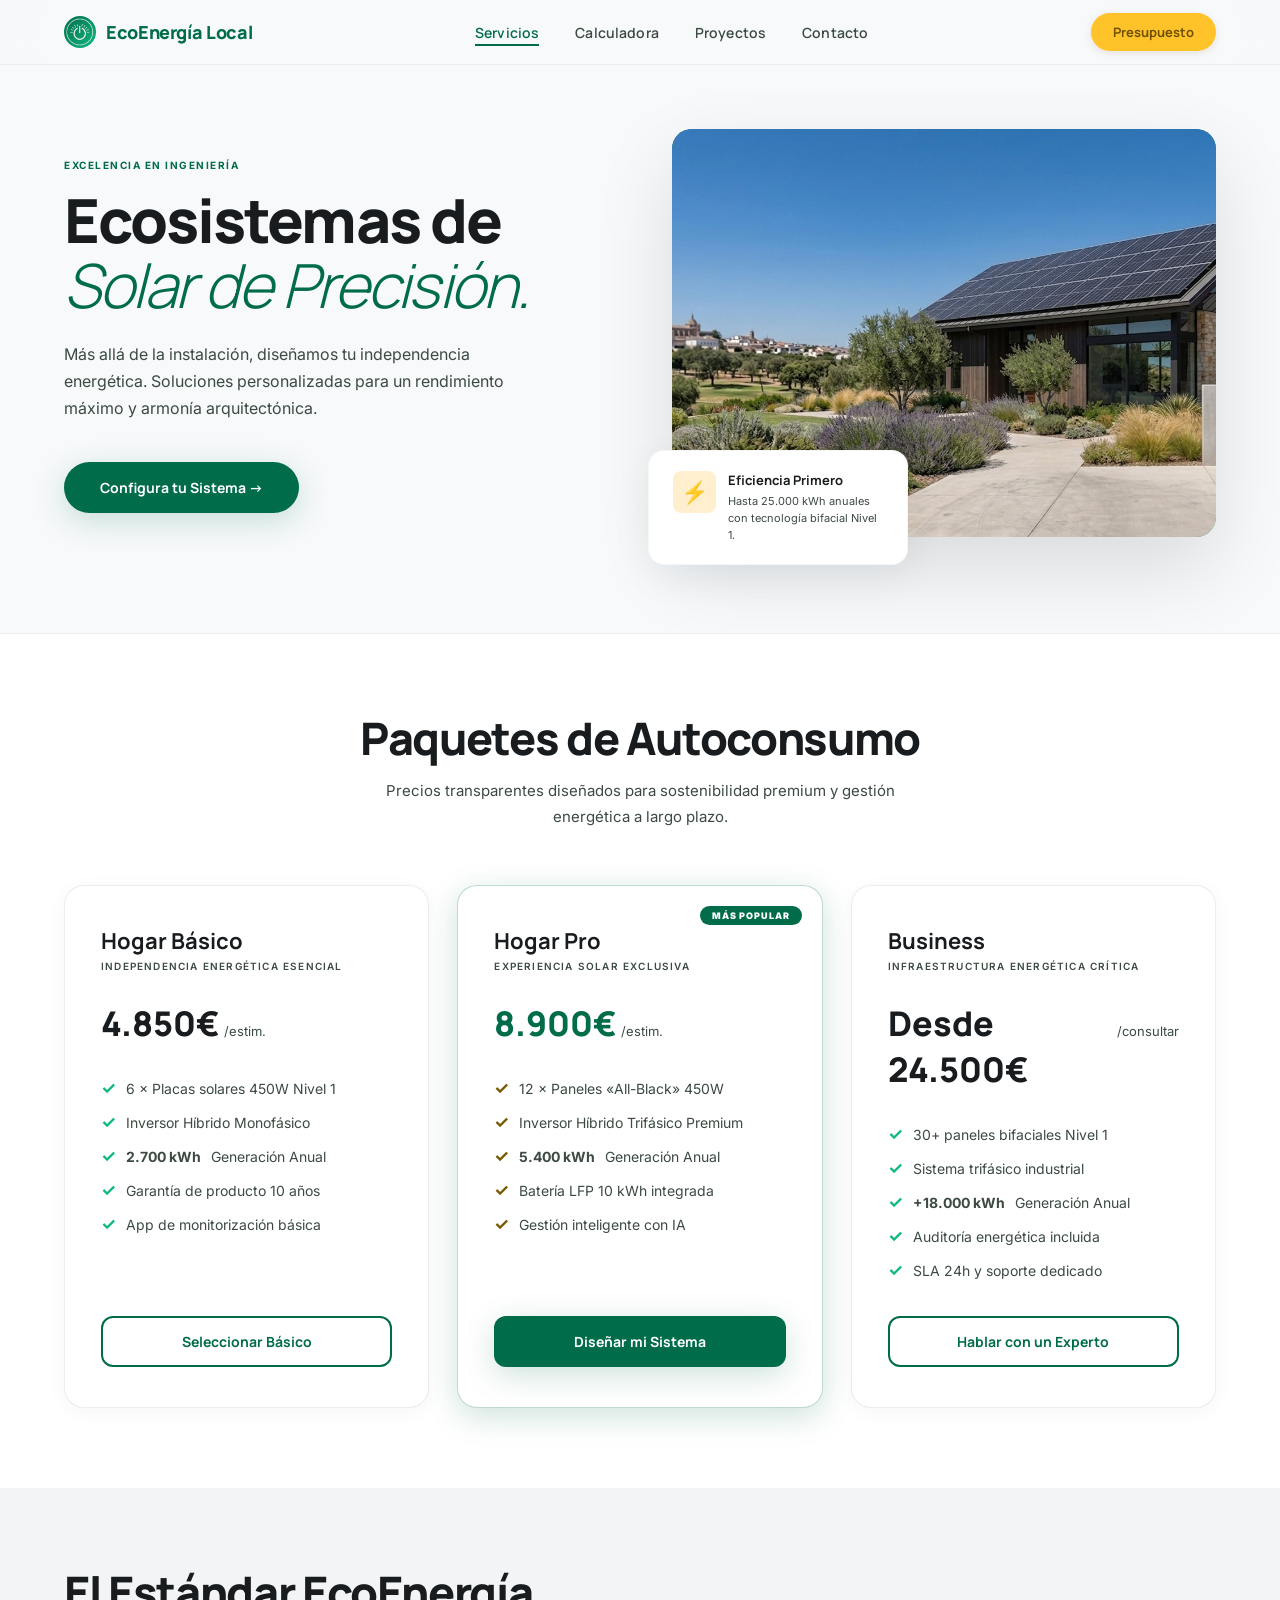
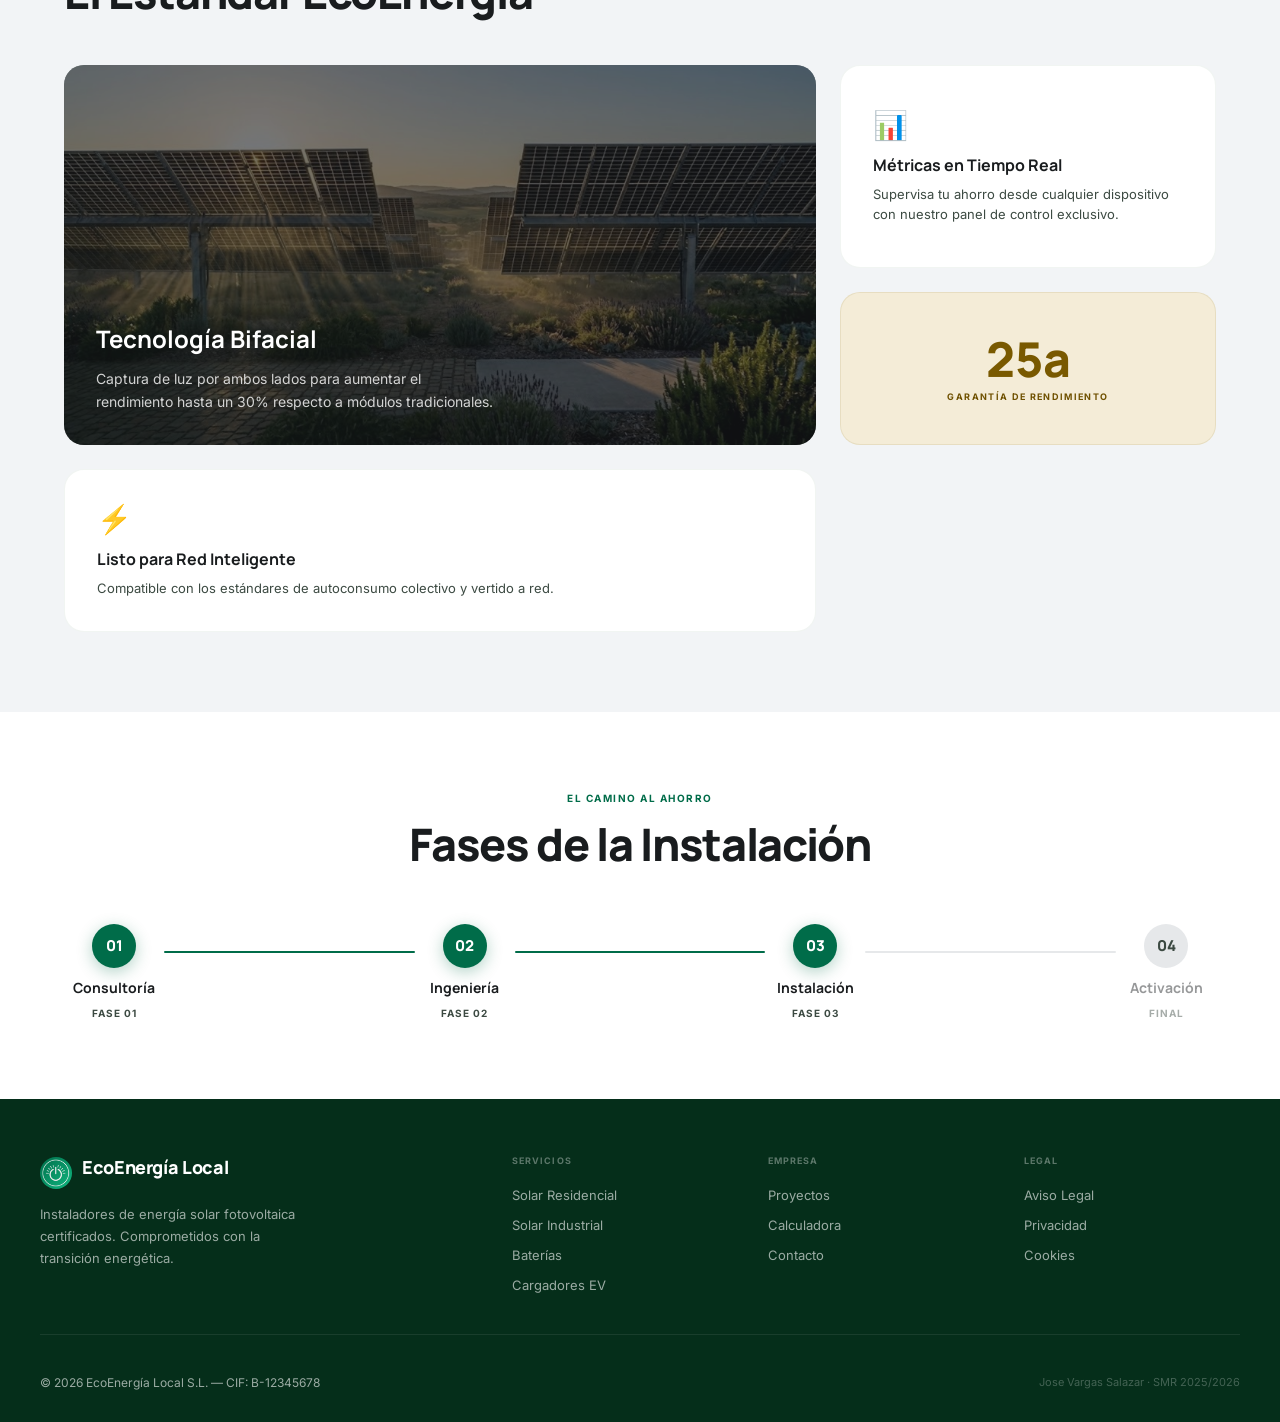
<file: ecoenergia-web/index.html>
<!DOCTYPE html>
<html lang="es">
<head>
  <meta charset="UTF-8" />
  <meta name="viewport" content="width=device-width, initial-scale=1.0" />
  <meta name="description" content="Servicios y precios de instalaciones solares — EcoEnergía Local S.L." />
  <title>Servicios | EcoEnergía Local S.L.</title>
  <link rel="preconnect" href="https://fonts.googleapis.com" />
  <link rel="preconnect" href="https://fonts.gstatic.com" crossorigin />
  <link href="https://fonts.googleapis.com/css2?family=Manrope:wght@300;400;600;700;800&family=Inter:wght@400;500;600;700&display=swap" rel="stylesheet" />
  <link rel="stylesheet" href="css/style.css" />
  <link rel="stylesheet" href="css/servicios.css" />
</head>
<body>

<!-- ── NAVBAR ── -->
<nav class="navbar" id="navbar">
  <input type="checkbox" id="menu-toggle">
  <div class="navbar__inner">
    <a href="index.html" class="navbar__brand">
      <div class="navbar__logo"><img src="img/logo.png" alt=""></div>
      <span class="brand-name">EcoEnergía Local</span>
    </a>
    <ul class="navbar__links">
      <li><a href="index.html"   class="active">Servicios</a></li>
      <li><a href="calculadora.html">Calculadora</a></li>
      <li><a href="portfolio.html">Proyectos</a></li>
      <li><a href="contacto.html">Contacto</a></li>
    </ul>
    <a href="contacto.html" class="btn-nav-cta desktop">Presupuesto</a>
    <label for="menu-toggle" class="navbar__burger" aria-label="Abrir menú">☰</label>
  </div>
  <div class="navbar__mobile" id="mobileMenu" aria-hidden="true">
    <a href="index.html"   class="active">Servicios</a>
    <a href="calculadora.html">Calculadora</a>
    <a href="portfolio.html">Proyectos</a>
    <a href="contacto.html">Contacto</a>
    <a href="contacto.html" class="btn-nav-cta">Presupuesto</a>
  </div>
</nav>

<!-- ── MAIN ── -->
<main>

  <!-- HERO -->
  <section class="hero" aria-labelledby="hero-title">
    <div class="container">
      <div class="hero__grid">
        <!-- Texto -->
        <div class="hero__text">
          <span class="eyebrow">Excelencia en Ingeniería</span>
          <h1 id="hero-title" class="hero__title">
            Ecosistemas de<br>
            <span class="hero__title-accent">Solar de Precisión.</span>
          </h1>
          <p class="hero__sub">
            Más allá de la instalación, diseñamos tu independencia energética.
            Soluciones personalizadas para un rendimiento máximo y armonía arquitectónica.
          </p>
          <a href="contacto.html" class="btn-primary">Configura tu Sistema →</a>
        </div>
        <!-- Visual -->
        <div class="hero__visual">
          <div class="hero__img-wrap">
            <div class="hero__img-placeholder" aria-hidden="true"><img src="img/imagenlanding1.png" alt="" style="width: 100%;"></div>
          </div>
          <div class="hero__badge" aria-label="Información de eficiencia">
            <div class="hero__badge-icon">⚡</div>
            <div>
              <strong class="hero__badge-title">Eficiencia Primero</strong>
              <p class="hero__badge-desc">Hasta 25.000 kWh anuales con tecnología bifacial Nivel 1.</p>
            </div>
          </div>
        </div>
      </div>
    </div>
  </section>

  <!-- PRICING CARDS -->
  <section class="pricing" aria-labelledby="pricing-title">
    <div class="container">
      <div class="pricing__header">
        <h2 id="pricing-title" class="section-title">Paquetes de Autoconsumo</h2>
        <p class="section-sub">Precios transparentes diseñados para sostenibilidad premium y gestión energética a largo plazo.</p>
      </div>

      <!-- 1→2→3 col adaptativo -->
      <div class="grid-responsive pricing__grid">

        <!-- Básico -->
        <article class="card pricing__card" aria-label="Plan Hogar Básico">
          <div class="pricing__card-head">
            <h3 class="pricing__name">Hogar Básico</h3>
            <p class="pricing__sub">Independencia Energética Esencial</p>
          </div>
          <div class="pricing__price">4.850€ <span>/estim.</span></div>
          <ul class="pricing__features">
            <li><span class="check" aria-hidden="true">✓</span> 6 × Placas solares 450W Nivel 1</li>
            <li><span class="check" aria-hidden="true">✓</span> Inversor Híbrido Monofásico</li>
            <li><span class="check" aria-hidden="true">✓</span> <strong>2.700 kWh</strong> Generación Anual</li>
            <li><span class="check" aria-hidden="true">✓</span> Garantía de producto 10 años</li>
            <li><span class="check" aria-hidden="true">✓</span> App de monitorización básica</li>
          </ul>
          <a href="contacto.html" class="btn-outline pricing__cta">Seleccionar Básico</a>
        </article>

        <!-- Pro (destacado) -->
        <article class="card pricing__card pricing__card--featured" aria-label="Plan Hogar Pro">
          <span class="pricing__badge">Más Popular</span>
          <div class="pricing__card-head">
            <h3 class="pricing__name">Hogar Pro</h3>
            <p class="pricing__sub">Experiencia Solar Exclusiva</p>
          </div>
          <div class="pricing__price pricing__price--primary">8.900€ <span>/estim.</span></div>
          <ul class="pricing__features">
            <li><span class="check check--gold" aria-hidden="true">✓</span> 12 × Paneles «All-Black» 450W</li>
            <li><span class="check check--gold" aria-hidden="true">✓</span> Inversor Híbrido Trifásico Premium</li>
            <li><span class="check check--gold" aria-hidden="true">✓</span> <strong>5.400 kWh</strong> Generación Anual</li>
            <li><span class="check check--gold" aria-hidden="true">✓</span> Batería LFP 10 kWh integrada</li>
            <li><span class="check check--gold" aria-hidden="true">✓</span> Gestión inteligente con IA</li>
          </ul>
          <a href="contacto.html" class="btn-primary pricing__cta">Diseñar mi Sistema</a>
        </article>

        <!-- Business -->
        <article class="card pricing__card" aria-label="Plan Business">
          <div class="pricing__card-head">
            <h3 class="pricing__name">Business</h3>
            <p class="pricing__sub">Infraestructura Energética Crítica</p>
          </div>
          <div class="pricing__price">Desde 24.500€ <span>/consultar</span></div>
          <ul class="pricing__features">
            <li><span class="check" aria-hidden="true">✓</span> 30+ paneles bifaciales Nivel 1</li>
            <li><span class="check" aria-hidden="true">✓</span> Sistema trifásico industrial</li>
            <li><span class="check" aria-hidden="true">✓</span> <strong>+18.000 kWh</strong> Generación Anual</li>
            <li><span class="check" aria-hidden="true">✓</span> Auditoría energética incluida</li>
            <li><span class="check" aria-hidden="true">✓</span> SLA 24h y soporte dedicado</li>
          </ul>
          <a href="contacto.html" class="btn-outline pricing__cta">Hablar con un Experto</a>
        </article>

      </div>
    </div>
  </section>

  <!-- ESTÁNDAR ECOENERGÍA (Bento) -->
  <section class="estandar" aria-labelledby="estandar-title">
    <div class="container">
      <h2 id="estandar-title" class="section-title">El Estándar EcoEnergía</h2>
      <div class="estandar__bento">

        <!-- Grande - Bifacial -->
        <div class="bento__big">
          <div class="bento__big-img" aria-label="Tecnología bifacial solar" role="img"><img src="img/img-landingpage2.jpeg" alt=""></div>
          <div class="bento__big-content">
            <h3>Tecnología Bifacial</h3>
            <p>Captura de luz por ambos lados para aumentar el rendimiento hasta un 30% respecto a módulos tradicionales.</p>
          </div>
        </div>

        <!-- Métricas en tiempo real -->
        <div class="bento__small bento__small--light">
          <div class="bento__icon">📊</div>
          <h4>Métricas en Tiempo Real</h4>
          <p>Supervisa tu ahorro desde cualquier dispositivo con nuestro panel de control exclusivo.</p>
        </div>

        <!-- Garantía 25a -->
        <div class="bento__small bento__small--gold">
          <span class="bento__big-num">25a</span>
          <span class="bento__big-label">Garantía de Rendimiento</span>
        </div>

        <!-- Red inteligente -->
        <div class="bento__small bento__small--light">
          <div class="bento__icon">⚡</div>
          <h4>Listo para Red Inteligente</h4>
          <p>Compatible con los estándares de autoconsumo colectivo y vertido a red.</p>
        </div>

      </div>
    </div>
  </section>

  <!-- PROCESO -->
  <section class="proceso" aria-labelledby="proceso-title">
    <div class="container">
      <span class="eyebrow" style="display:block;text-align:center">El Camino al Ahorro</span>
      <h2 id="proceso-title" class="section-title" style="text-align:center">Fases de la Instalación</h2>

      <div class="proceso__steps" role="list">
        <div class="proceso__step proceso__step--done" role="listitem">
          <div class="proceso__circle" aria-label="Fase 1 completada">01</div>
          <strong>Consultoría</strong>
          <span>Fase 01</span>
        </div>
        <div class="proceso__line proceso__line--done" aria-hidden="true"></div>
        <div class="proceso__step proceso__step--done" role="listitem">
          <div class="proceso__circle" aria-label="Fase 2 completada">02</div>
          <strong>Ingeniería</strong>
          <span>Fase 02</span>
        </div>
        <div class="proceso__line proceso__line--done" aria-hidden="true"></div>
        <div class="proceso__step proceso__step--done" role="listitem">
          <div class="proceso__circle" aria-label="Fase 3 completada">03</div>
          <strong>Instalación</strong>
          <span>Fase 03</span>
        </div>
        <div class="proceso__line" aria-hidden="true"></div>
        <div class="proceso__step proceso__step--pending" role="listitem">
          <div class="proceso__circle proceso__circle--pending" aria-label="Fase final pendiente">04</div>
          <strong>Activación</strong>
          <span>Final</span>
        </div>
      </div>
    </div>
  </section>

</main>

<!-- ── FOOTER ──────────────────────────────────────────────── -->
<footer>
  <div class="footer__grid">
    <div class="footer__brand">
      <div style="display:flex;align-items:center;gap:10px;margin-bottom:12px">
        <div class="navbar__logo"><img src="img/logo.png" alt=""></div>
        <span class="brand-name">EcoEnergía Local</span>
      </div>
      <p>Instaladores de energía solar fotovoltaica certificados. Comprometidos con la transición energética.</p>
    </div>
    <div class="footer__col">
      <h4>Servicios</h4>
      <ul>
        <li><a href="index.html">Solar Residencial</a></li>
        <li><a href="index.html">Solar Industrial</a></li>
        <li><a href="index.html">Baterías</a></li>
        <li><a href="index.html">Cargadores EV</a></li>
      </ul>
    </div>
    <div class="footer__col">
      <h4>Empresa</h4>
      <ul>
        <li><a href="portfolio.html">Proyectos</a></li>
        <li><a href="calculadora.html">Calculadora</a></li>
        <li><a href="contacto.html">Contacto</a></li>
      </ul>
    </div>
    <div class="footer__col">
      <h4>Legal</h4>
      <ul>
        <li><a href="#">Aviso Legal</a></li>
        <li><a href="#">Privacidad</a></li>
        <li><a href="#">Cookies</a></li>
      </ul>
    </div>
  </div>
  <div class="footer__bottom">
    <p>© 2026 EcoEnergía Local S.L. — CIF: B-12345678</p>
    <span>Jose Vargas Salazar · SMR 2025/2026</span>
  </div>
</footer>

</body>
</html>
</file>
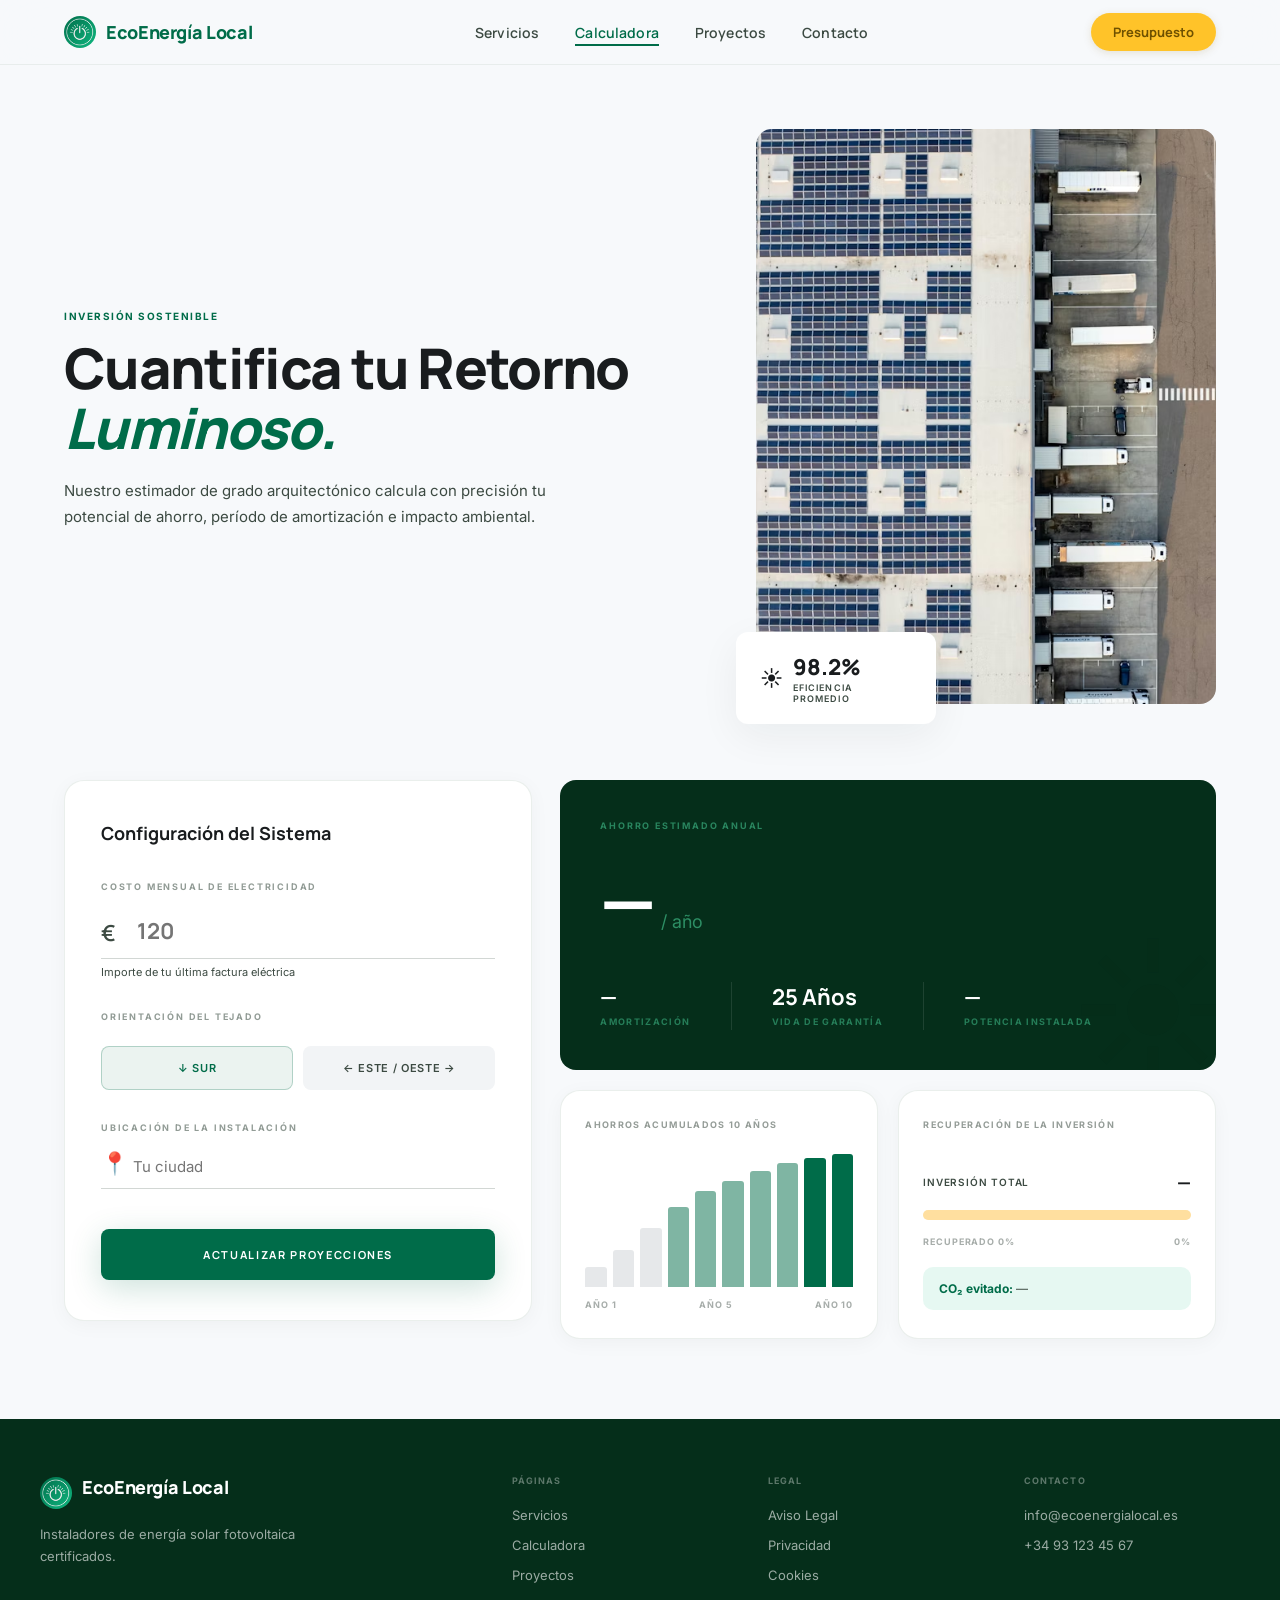
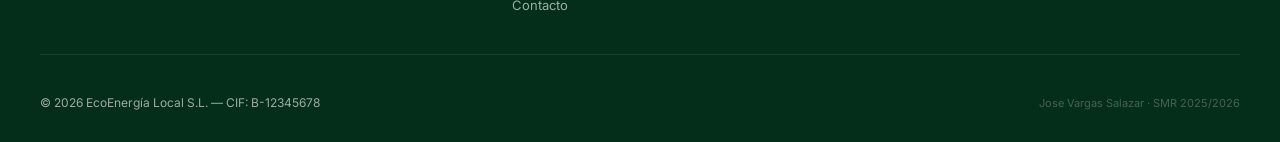
<file: ecoenergia-web/calculadora.html>
<!DOCTYPE html>
<html lang="es">
<head>
  <meta charset="UTF-8" />
  <meta name="viewport" content="width=device-width, initial-scale=1.0" />
  <meta name="description" content="Calculadora de ahorro solar — EcoEnergía Local S.L." />
  <title>Calculadora | EcoEnergía Local S.L.</title>
  <link rel="preconnect" href="https://fonts.googleapis.com" />
  <link rel="preconnect" href="https://fonts.gstatic.com" crossorigin />
  <link href="https://fonts.googleapis.com/css2?family=Manrope:wght@300;400;600;700;800&family=Inter:wght@400;500;600;700&display=swap" rel="stylesheet" />
  <link rel="stylesheet" href="css/style.css" />
  <link rel="stylesheet" href="css/calculadora.css" />
</head>
<body>

<!-- NAVBAR -->
<nav class="navbar" id="navbar">
  <input type="checkbox" id="menu-toggle">
  <div class="navbar__inner">
    <a href="index.html" class="navbar__brand">
      <div class="navbar__logo"><img src="img/logo.png" alt=""></div>
      <span class="brand-name">EcoEnergía Local</span>
    </a>
    <ul class="navbar__links">
      <li><a href="index.html">Servicios</a></li>
      <li><a href="calculadora.html" class="active">Calculadora</a></li>
      <li><a href="portfolio.html">Proyectos</a></li>
      <li><a href="contacto.html">Contacto</a></li>
    </ul>
    <a href="contacto.html" class="btn-nav-cta desktop">Presupuesto</a>
    <label for="menu-toggle" class="navbar__burger" aria-label="Abrir menú">☰</label>
  </div>
  <div class="navbar__mobile" id="mobileMenu" aria-hidden="true">
    <a href="index.html">Servicios</a>
    <a href="calculadora.html" class="active">Calculadora</a>
    <a href="portfolio.html">Proyectos</a>
    <a href="contacto.html">Contacto</a>
    <a href="contacto.html" class="btn-nav-cta">Presupuesto</a>
  </div>
</nav>

<main>

  <!-- HERO EDITORIAL -->
  <header class="calc-hero">
    <div class="container">
      <div class="calc-hero__grid">
        <div class="calc-hero__text">
          <span class="eyebrow">Inversión Sostenible</span>
          <h1 class="calc-hero__title">
            Cuantifica tu Retorno
            <span class="calc-hero__accent">Luminoso.</span>
          </h1>
          <p class="calc-hero__sub">
            Nuestro estimador de grado arquitectónico calcula con precisión
            tu potencial de ahorro, período de amortización e impacto ambiental.
          </p>
        </div>
        <div class="calc-hero__visual">
          <div class="calc-hero__img" aria-label="Instalación solar" role="img"><img src="img/calculadora.avif" alt=""></div>
          <div class="calc-hero__badge">
            <span class="calc-hero__badge-icon">☀</span>
            <div>
              <strong>98.2%</strong>
              <p>Eficiencia Promedio</p>
            </div>
          </div>
        </div>
      </div>
    </div>
  </header>

  <!-- BENTO GRID -->
  <section class="calc-section">
    <div class="container">
      <div class="calc-bento">

        <!-- FORMULARIO -->
        <div class="calc-form card">
          <h2 class="calc-form__title">Configuración del Sistema</h2>

          <div class="calc-field">
            <label class="calc-label" for="factura">Costo mensual de electricidad</label>
            <div class="calc-input-wrap">
              <span class="calc-prefix" aria-hidden="true">€</span>
              <input
                id="factura"
                type="number"
                inputmode="numeric"
                placeholder="120"
                min="10"
                class="calc-input calc-input--large"
                aria-describedby="factura-hint"
              />
            </div>
            <span id="factura-hint" class="calc-hint">Importe de tu última factura eléctrica</span>
          </div>

          <fieldset class="calc-fieldset">
            <legend class="calc-label">Orientación del tejado</legend>
            <div class="calc-orient">
              <button type="button" class="calc-orient__btn calc-orient__btn--active" data-orient="sur" aria-pressed="true">
                ↓ Sur
              </button>
              <button type="button" class="calc-orient__btn" data-orient="este-oeste" aria-pressed="false">
                ← Este / Oeste →
              </button>
            </div>
          </fieldset>

          <div class="calc-field">
            <label class="calc-label" for="ciudad">Ubicación de la instalación</label>
            <div class="calc-input-wrap">
              <span class="calc-prefix" aria-hidden="true">📍</span>
              <input
                id="ciudad"
                type="text"
                placeholder="Tu ciudad"
                class="calc-input"
              />
            </div>
          </div>

          <button type="button" class="calc-btn" id="calcBtn">
            Actualizar Proyecciones
          </button>
        </div>

        <!-- RESULTADOS -->
        <div class="calc-results">

          <!-- Métrica principal -->
          <div class="calc-metric" aria-live="polite" aria-label="Resultados del cálculo">
            <p class="calc-metric__label">Ahorro Estimado Anual</p>
            <div class="calc-metric__value">
              <span id="r-ahorro" class="calc-metric__num">—</span>
              <span class="calc-metric__unit">/ año</span>
            </div>
            <div class="calc-metric__stats">
              <div>
                <strong id="r-retorno">—</strong>
                <span>Amortización</span>
              </div>
              <div class="calc-metric__divider" aria-hidden="true"></div>
              <div>
                <strong>25 Años</strong>
                <span>Vida de Garantía</span>
              </div>
              <div class="calc-metric__divider" aria-hidden="true"></div>
              <div>
                <strong id="r-potencia">—</strong>
                <span>Potencia instalada</span>
              </div>
            </div>
            <span class="calc-metric__deco" aria-hidden="true">☀</span>
          </div>

          <!-- Gráfica de barras -->
          <div class="card calc-chart">
            <h3 class="calc-card-label">Ahorros acumulados 10 años</h3>
            <div class="calc-bars" id="calcBars" aria-label="Gráfico de ahorros en 10 años">
              <!-- JS genera las barras -->
            </div>
            <div class="calc-bars__axis" aria-hidden="true">
              <span>Año 1</span><span>Año 5</span><span>Año 10</span>
            </div>
          </div>

          <!-- ROI tracker -->
          <div class="card calc-roi">
            <h3 class="calc-card-label">Recuperación de la Inversión</h3>
            <div class="calc-roi__row">
              <span>Inversión Total</span>
              <strong id="r-inversion">—</strong>
            </div>
            <!-- Sunlight Progress Bar (DESIGN.md) -->
            <div class="calc-roi__track" role="progressbar" aria-valuenow="0" aria-valuemin="0" aria-valuemax="100" aria-label="Porcentaje de inversión recuperado">
              <div class="calc-roi__fill" id="roiFill"></div>
            </div>
            <div class="calc-roi__pcts">
              <span id="roiPctLabel">Recuperado 0%</span>
              <span id="roiPct">0%</span>
            </div>
            <div class="calc-roi__co2">
              <strong>CO₂ evitado: </strong>
              <span id="r-co2">—</span>
            </div>
          </div>

        </div><!-- /calc-results -->
      </div><!-- /calc-bento -->
    </div>
  </section>

</main>

<!-- FOOTER -->
<footer>
  <div class="footer__grid">
    <div class="footer__brand">
      <div style="display:flex;align-items:center;gap:10px;margin-bottom:12px">
        <div class="navbar__logo"><img src="img/logo.png" alt=""></div>
        <span class="brand-name">EcoEnergía Local</span>
      </div>
      <p>Instaladores de energía solar fotovoltaica certificados.</p>
    </div>
    <div class="footer__col">
      <h4>Páginas</h4>
      <ul>
        <li><a href="index.html">Servicios</a></li>
        <li><a href="calculadora.html">Calculadora</a></li>
        <li><a href="portfolio.html">Proyectos</a></li>
        <li><a href="contacto.html">Contacto</a></li>
      </ul>
    </div>
    <div class="footer__col">
      <h4>Legal</h4>
      <ul>
        <li><a href="#">Aviso Legal</a></li>
        <li><a href="#">Privacidad</a></li>
        <li><a href="#">Cookies</a></li>
      </ul>
    </div>
    <div class="footer__col">
      <h4>Contacto</h4>
      <ul>
        <li><a href="mailto:info@ecoenergialocal.es">info@ecoenergialocal.es</a></li>
        <li><a href="tel:+34931234567">+34 93 123 45 67</a></li>
      </ul>
    </div>
  </div>
  <div class="footer__bottom">
    <p>© 2026 EcoEnergía Local S.L. — CIF: B-12345678</p>
    <span>Jose Vargas Salazar · SMR 2025/2026</span>
  </div>
</footer>

<script src="js/calculadora.js"></script>
</body>
</html>
</file>
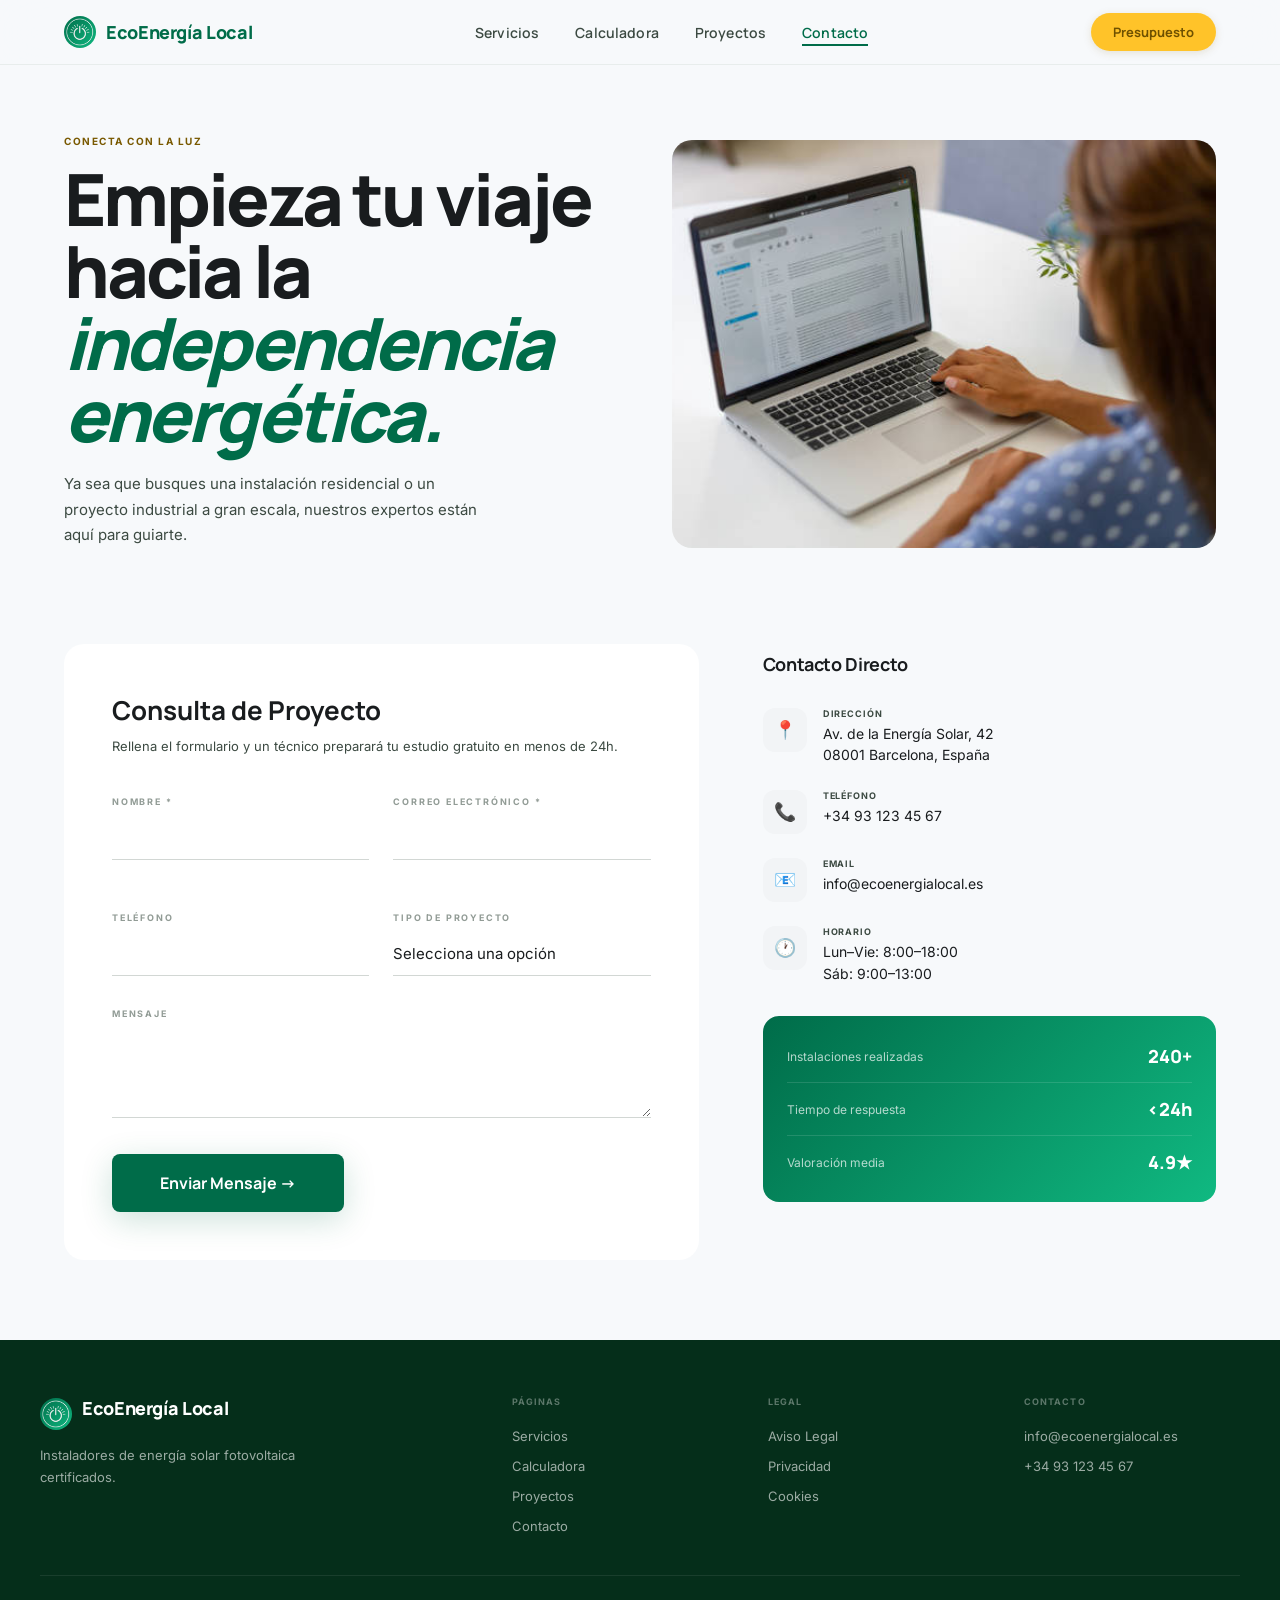
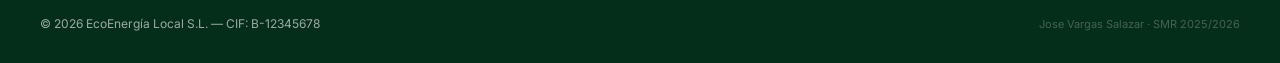
<file: ecoenergia-web/contacto.html>
<!DOCTYPE html>
<html lang="es">
<head>
  <meta charset="UTF-8" />
  <meta name="viewport" content="width=device-width, initial-scale=1.0" />
  <meta name="description" content="Contacto — EcoEnergía Local S.L. Solicita tu presupuesto solar gratuito." />
  <title>Contacto | EcoEnergía Local S.L.</title>
  <link rel="preconnect" href="https://fonts.googleapis.com" />
  <link rel="preconnect" href="https://fonts.gstatic.com" crossorigin />
  <link href="https://fonts.googleapis.com/css2?family=Manrope:wght@300;400;600;700;800&family=Inter:wght@400;500;600;700&display=swap" rel="stylesheet" />
  <link rel="stylesheet" href="css/style.css" />
  <link rel="stylesheet" href="css/contacto.css" />
</head>
<body>

<!-- NAVBAR -->
<nav class="navbar" id="navbar">
  <input type="checkbox" id="menu-toggle">
  <div class="navbar__inner">
    <a href="index.html" class="navbar__brand">
      <div class="navbar__logo"><img src="img/logo.png" alt=""></div>
      <span class="brand-name">EcoEnergía Local</span>
    </a>
    <ul class="navbar__links">
      <li><a href="index.html">Servicios</a></li>
      <li><a href="calculadora.html">Calculadora</a></li>
      <li><a href="portfolio.html">Proyectos</a></li>
      <li><a href="contacto.html" class="active">Contacto</a></li>
    </ul>
    <a href="contacto.html" class="btn-nav-cta desktop active">Presupuesto</a>
    <label for="menu-toggle" class="navbar__burger" aria-label="Abrir menú">☰</label>
  </div>
  <div class="navbar__mobile" id="mobileMenu" aria-hidden="true">
    <a href="index.html">Servicios</a>
    <a href="calculadora.html">Calculadora</a>
    <a href="portfolio.html">Proyectos</a>
    <a href="contacto.html" class="active">Contacto</a>
    <a href="contacto.html" class="btn-nav-cta">Presupuesto</a>
  </div>
</nav>

<main>

  <!-- HERO -->
  <section class="cont-hero">
    <div class="container">
      <div class="cont-hero__grid">
        <div>
          <span class="eyebrow" style="color:var(--secondary)">Conecta con la luz</span>
          <h1 class="cont-hero__title">
            Empieza tu viaje hacia la
            <span class="cont-hero__accent">independencia energética.</span>
          </h1>
          <p class="cont-hero__sub">
            Ya sea que busques una instalación residencial o un proyecto industrial
            a gran escala, nuestros expertos están aquí para guiarte.
          </p>
        </div>
        <div class="cont-hero__img" aria-hidden="true"><img src="img/contacto.jpg" alt=""></div>
      </div>
    </div>
  </section>

  <!-- CONTENIDO PRINCIPAL -->
  <section class="cont-main">
    <div class="container">
      <div class="cont-layout">

        <!-- FORMULARIO -->
        <div class="cont-form-wrap" id="formWrap">
          <h2 class="cont-form__title">Consulta de Proyecto</h2>
          <p class="cont-form__sub">Rellena el formulario y un técnico preparará tu estudio gratuito en menos de 24h.</p>

          <!-- El action apunta al PHP -->
          <form
            class="cont-form"
            id="contactForm"
            action="#"
          >
            <!-- Nombre + Email -->
            <div class="cont-form__row">
              <div class="cont-field">
                <label class="cont-label" for="nombre">Nombre *</label>
                <input id="nombre" name="nombre" type="text" class="cont-input" placeholder=" " required autocomplete="given-name" />
                <span class="cont-field__err" id="err-nombre" role="alert" aria-live="polite"></span>
              </div>
              <div class="cont-field">
                <label class="cont-label" for="email">Correo Electrónico *</label>
                <input id="email" name="email" type="email" class="cont-input" placeholder=" " required autocomplete="email" />
                <span class="cont-field__err" id="err-email" role="alert" aria-live="polite"></span>
              </div>
            </div>

            <!-- Teléfono + Tipo -->
            <div class="cont-form__row">
              <div class="cont-field">
                <label class="cont-label" for="telefono">Teléfono</label>
                <input id="telefono" name="telefono" type="tel" class="cont-input" placeholder=" " autocomplete="tel" />
              </div>
              <div class="cont-field">
                <label class="cont-label" for="tipo">Tipo de Proyecto</label>
                <select id="tipo" name="tipo" class="cont-input cont-select">
                  <option value="">Selecciona una opción</option>
                  <option value="residencial">Residencial — vivienda unifamiliar</option>
                  <option value="comunidad">Residencial — comunidad de vecinos</option>
                  <option value="comercial">Comercial / PYME</option>
                  <option value="industrial">Industrial / nave</option>
                </select>
              </div>
            </div>

            <!-- Mensaje -->
            <div class="cont-field">
              <label class="cont-label" for="mensaje">Mensaje</label>
              <textarea id="mensaje" name="mensaje" class="cont-input cont-textarea" placeholder=" " rows="3"></textarea>
            </div>

            <!-- Error global -->
            <div class="cont-form__global-err" id="globalErr" role="alert" aria-live="polite" hidden></div>

            <button type="submit" class="cont-form__btn" id="submitBtn">
              <span>Enviar Mensaje →</span>
              <span class="cont-form__btn-loading" aria-hidden="true">Enviando…</span>
            </button>
          </form>
        </div><!-- /cont-form-wrap -->

        <!-- ÉXITO (oculto por defecto, JS lo muestra) -->
        <div class="cont-success" id="successMsg" hidden aria-live="polite">
          <div class="cont-success__icon" aria-hidden="true">✅</div>
          <h3>¡Solicitud recibida!</h3>
          <p>Un técnico se pondrá en contacto contigo en menos de 24 horas para preparar tu estudio personalizado.</p>
          <a href="index.html" class="btn-primary" style="margin-top:24px">Volver a Servicios</a>
        </div>

        <!-- DATOS DE CONTACTO -->
        <aside class="cont-info">
          <h3 class="cont-info__title">Contacto Directo</h3>

          <div class="cont-info__items">
            <div class="cont-info__item">
              <div class="cont-info__icon" aria-hidden="true">📍</div>
              <div>
                <h4>Dirección</h4>
                <p>Av. de la Energía Solar, 42<br>08001 Barcelona, España</p>
              </div>
            </div>
            <div class="cont-info__item">
              <div class="cont-info__icon" aria-hidden="true">📞</div>
              <div>
                <h4>Teléfono</h4>
                <p><a href="tel:+34931234567">+34 93 123 45 67</a></p>
              </div>
            </div>
            <div class="cont-info__item">
              <div class="cont-info__icon" aria-hidden="true">📧</div>
              <div>
                <h4>Email</h4>
                <p><a href="mailto:info@ecoenergialocal.es">info@ecoenergialocal.es</a></p>
              </div>
            </div>
            <div class="cont-info__item">
              <div class="cont-info__icon" aria-hidden="true">🕐</div>
              <div>
                <h4>Horario</h4>
                <p>Lun–Vie: 8:00–18:00<br>Sáb: 9:00–13:00</p>
              </div>
            </div>
          </div>

          <!-- Mini stats -->
          <div class="cont-info__stats">
            <div class="cont-info__stat">
              <span>Instalaciones realizadas</span>
              <strong>240+</strong>
            </div>
            <div class="cont-info__stat">
              <span>Tiempo de respuesta</span>
              <strong>&lt;24h</strong>
            </div>
            <div class="cont-info__stat">
              <span>Valoración media</span>
              <strong>4.9★</strong>
            </div>
          </div>
        </aside>

      </div><!-- /cont-layout -->
    </div>
  </section>

</main>

<!-- FOOTER -->
<footer>
  <div class="footer__grid">
    <div class="footer__brand">
      <div style="display:flex;align-items:center;gap:10px;margin-bottom:12px">
        <div class="navbar__logo"><img src="img/logo.png" alt=""></div>
        <span class="brand-name">EcoEnergía Local</span>
      </div>
      <p>Instaladores de energía solar fotovoltaica certificados.</p>
    </div>
    <div class="footer__col">
      <h4>Páginas</h4>
      <ul>
        <li><a href="index.html">Servicios</a></li>
        <li><a href="calculadora.html">Calculadora</a></li>
        <li><a href="portfolio.html">Proyectos</a></li>
        <li><a href="contacto.html">Contacto</a></li>
      </ul>
    </div>
    <div class="footer__col">
      <h4>Legal</h4>
      <ul>
        <li><a href="#">Aviso Legal</a></li>
        <li><a href="#">Privacidad</a></li>
        <li><a href="#">Cookies</a></li>
      </ul>
    </div>
    <div class="footer__col">
      <h4>Contacto</h4>
      <ul>
        <li><a href="mailto:info@ecoenergialocal.es">info@ecoenergialocal.es</a></li>
        <li><a href="tel:+34931234567">+34 93 123 45 67</a></li>
      </ul>
    </div>
  </div>
  <div class="footer__bottom">
    <p>© 2026 EcoEnergía Local S.L. — CIF: B-12345678</p>
    <span>Jose Vargas Salazar · SMR 2025/2026</span>
  </div>
</footer>

</body>
</html>
</file>
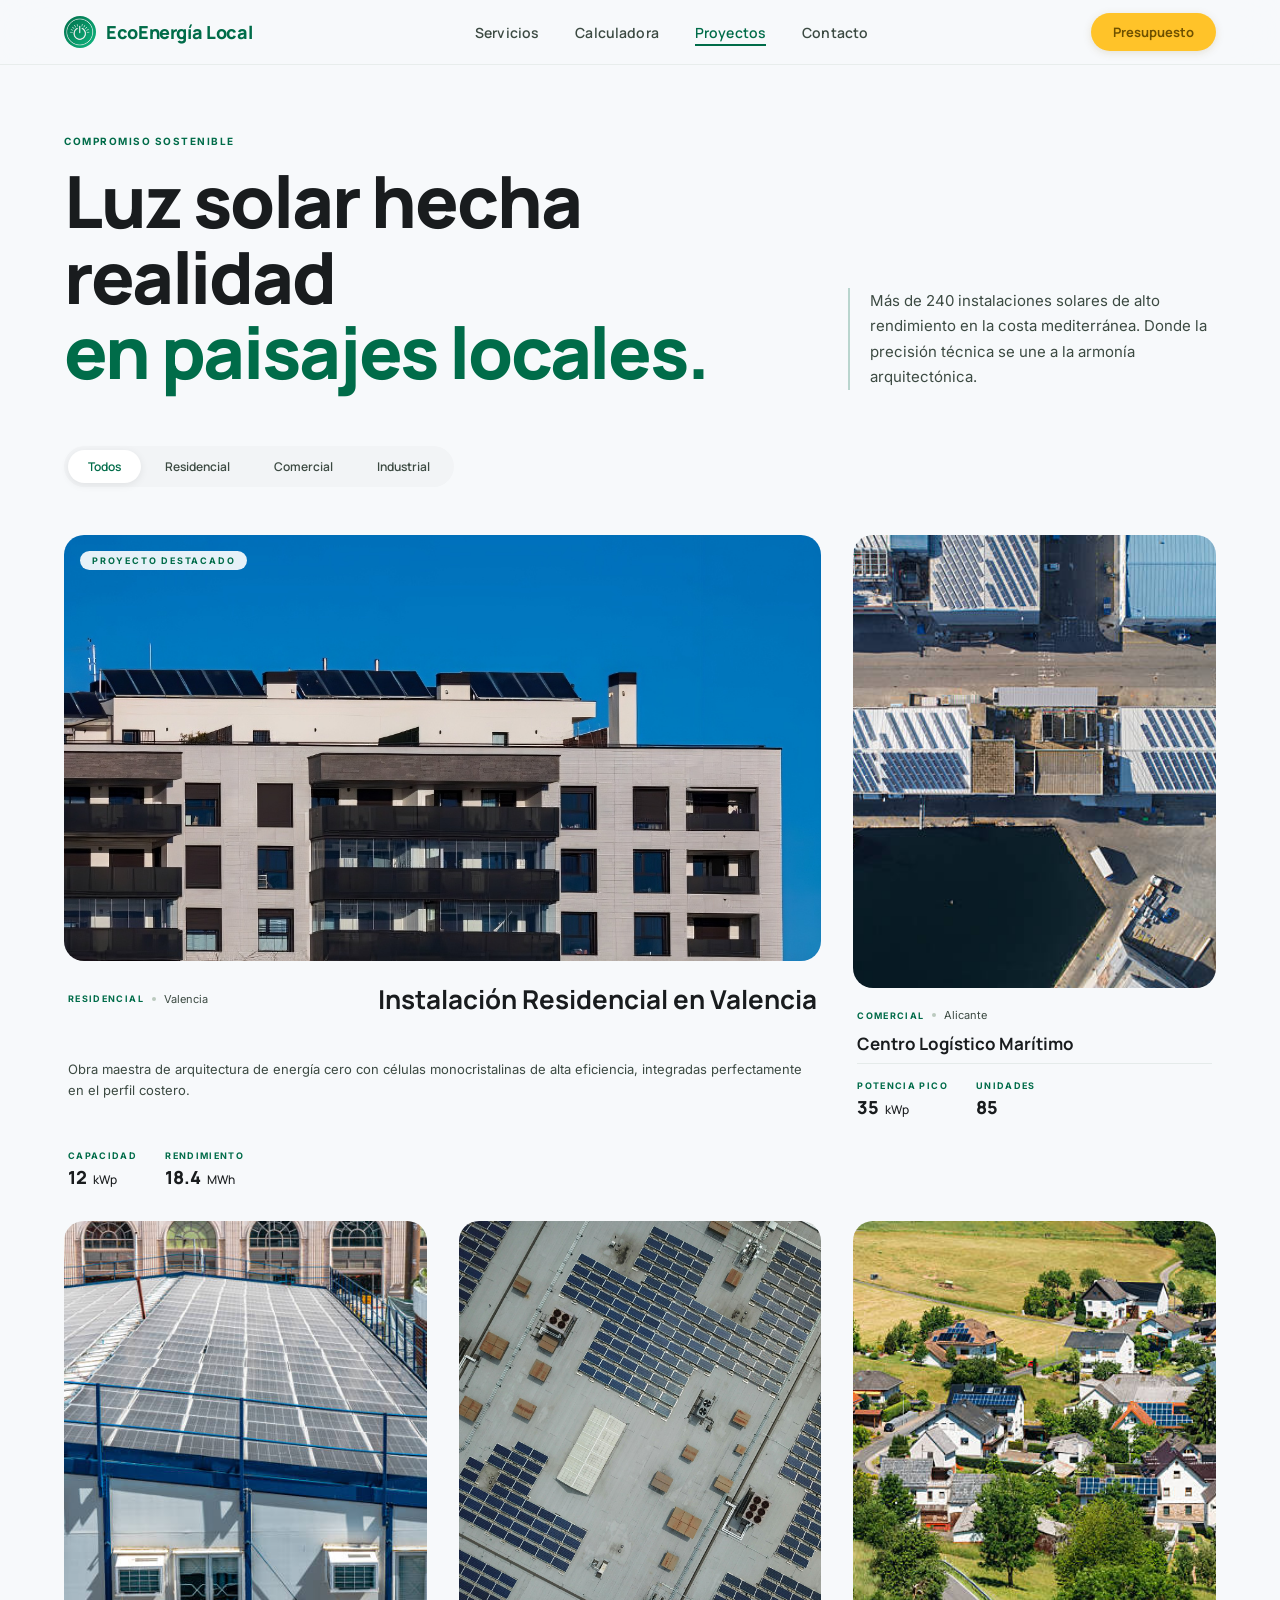
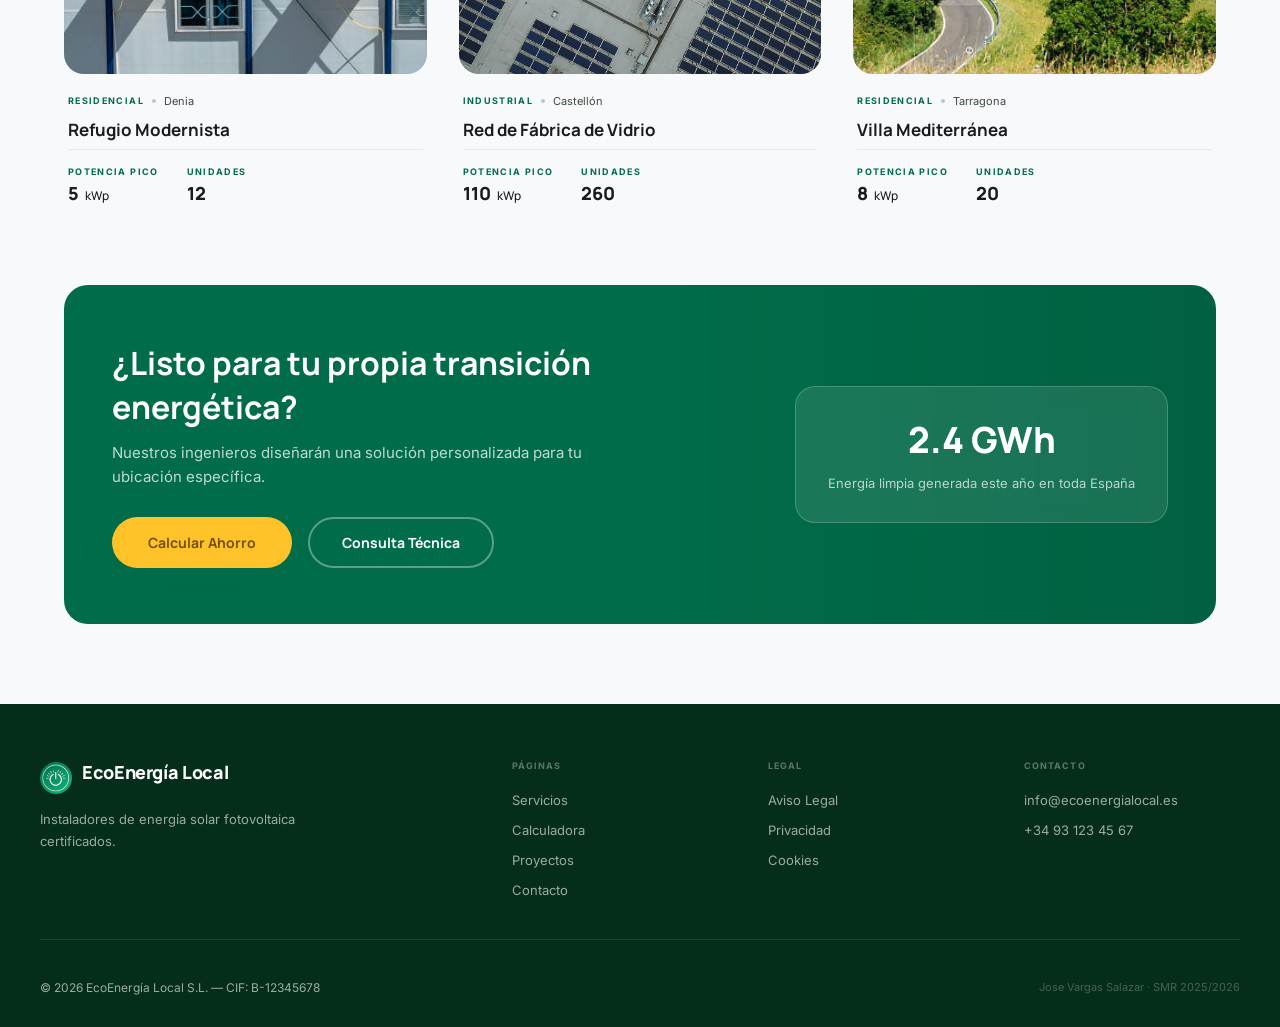
<file: ecoenergia-web/portfolio.html>
<!DOCTYPE html>
<html lang="es">
<head>
  <meta charset="UTF-8" />
  <meta name="viewport" content="width=device-width, initial-scale=1.0" />
  <meta name="description" content="Portfolio de proyectos solares — EcoEnergía Local S.L." />
  <title>Proyectos | EcoEnergía Local S.L.</title>
  <link rel="preconnect" href="https://fonts.googleapis.com" />
  <link rel="preconnect" href="https://fonts.gstatic.com" crossorigin />
  <link href="https://fonts.googleapis.com/css2?family=Manrope:wght@300;400;600;700;800&family=Inter:wght@400;500;600;700&display=swap" rel="stylesheet" />
  <link rel="stylesheet" href="css/style.css" />
  <link rel="stylesheet" href="css/portfolio.css" />
</head>
<body>

<!-- NAVBAR -->
<nav class="navbar" id="navbar">
  <input type="checkbox" id="menu-toggle">
  <div class="navbar__inner">
    <a href="index.html" class="navbar__brand">
      <div class="navbar__logo"><img src="img/logo.png" alt=""></div>
      <span class="brand-name">EcoEnergía Local</span>
    </a>
    <ul class="navbar__links">
      <li><a href="index.html">Servicios</a></li>
      <li><a href="calculadora.html">Calculadora</a></li>
      <li><a href="portfolio.html" class="active">Proyectos</a></li>
      <li><a href="contacto.html">Contacto</a></li>
    </ul>
    <a href="contacto.html" class="btn-nav-cta desktop">Presupuesto</a>
    <label for="menu-toggle" class="navbar__burger" aria-label="Abrir menú">☰</label>
  </div>
  <div class="navbar__mobile" id="mobileMenu" aria-hidden="true">
    <a href="index.html">Servicios</a>
    <a href="calculadora.html">Calculadora</a>
    <a href="portfolio.html" class="active">Proyectos</a>
    <a href="contacto.html">Contacto</a>
    <a href="contacto.html" class="btn-nav-cta">Presupuesto</a>
  </div>
</nav>

<main class="portfolio-main">
  <div class="container">

    <!-- HERO EDITORIAL -->
    <section class="port-hero" aria-labelledby="port-title">
      <div class="port-hero__grid">
        <div>
          <span class="eyebrow">Compromiso Sostenible</span>
          <h1 id="port-title" class="port-hero__title">
            Luz solar hecha realidad<br>
            <span class="port-hero__accent">en paisajes locales.</span>
          </h1>
        </div>
        <div class="port-hero__desc">
          <p>Más de 240 instalaciones solares de alto rendimiento en la costa mediterránea. Donde la precisión técnica se une a la armonía arquitectónica.</p>
        </div>
      </div>
    </section>

    <!-- FILTROS -->
    <section class="port-filters" aria-label="Filtrar proyectos">
      <div class="port-filters__pills" role="group" aria-label="Categorías de proyectos">
        <button class="port-filter port-filter--active" data-filter="todos" aria-pressed="true">Todos</button>
        <button class="port-filter" data-filter="residencial" aria-pressed="false">Residencial</button>
        <button class="port-filter" data-filter="comercial" aria-pressed="false">Comercial</button>
        <button class="port-filter" data-filter="industrial" aria-pressed="false">Industrial</button>
      </div>
    </section>

    <!-- GRID DE PROYECTOS — 1→2→3 col -->
    <section class="port-grid" id="portGrid" aria-label="Proyectos realizados">

      <!-- Proyecto 1: Destacado (ocupa 2 columnas en ≥ md) -->
      <article class="port-card port-card--featured" data-tipo="residencial" aria-label="Proyecto residencial destacado en Valencia">
        <div class="port-card__img port-card__img--featured" aria-hidden="true"><img src="img/project1.jpeg" alt=""></div>
        <span class="port-card__tag">Proyecto Destacado</span>
        <div class="port-card__info">
          <div class="port-card__meta">
            <span class="port-card__tipo">Residencial</span>
            <span class="port-card__dot" aria-hidden="true"></span>
            <span class="port-card__ciudad">Valencia</span>
          </div>
          <h2 class="port-card__title">Instalación Residencial en Valencia</h2>
          <p class="port-card__desc">Obra maestra de arquitectura de energía cero con células monocristalinas de alta eficiencia, integradas perfectamente en el perfil costero.</p>
          <div class="port-card__stats">
            <div>
              <p class="port-stat__label">Capacidad</p>
              <p class="port-stat__val">12 <span>kWp</span></p>
            </div>
            <div>
              <p class="port-stat__label">Rendimiento</p>
              <p class="port-stat__val">18.4 <span>MWh</span></p>
            </div>
          </div>
        </div>
      </article>

      <!-- Proyecto 2 -->
      <article class="port-card" data-tipo="comercial" aria-label="Proyecto comercial en Alicante">
        <div class="port-card__img" aria-hidden="true"><img src="img/project5.jpg" alt=""></div>
        <div class="port-card__info">
          <div class="port-card__meta">
            <span class="port-card__tipo">Comercial</span>
            <span class="port-card__dot" aria-hidden="true"></span>
            <span class="port-card__ciudad">Alicante</span>
          </div>
          <h3 class="port-card__title">Centro Logístico Marítimo</h3>
          <div class="port-card__stats">
            <div><p class="port-stat__label">Potencia Pico</p><p class="port-stat__val">35 <span>kWp</span></p></div>
            <div><p class="port-stat__label">Unidades</p><p class="port-stat__val">85</p></div>
          </div>
        </div>
      </article>

      <!-- Proyecto 3 -->
      <article class="port-card" data-tipo="residencial" aria-label="Proyecto residencial en Denia">
        <div class="port-card__img" aria-hidden="true"><img src="img/project6.jpg" alt=""></div>
        <div class="port-card__info">
          <div class="port-card__meta">
            <span class="port-card__tipo">Residencial</span>
            <span class="port-card__dot" aria-hidden="true"></span>
            <span class="port-card__ciudad">Denia</span>
          </div>
          <h3 class="port-card__title">Refugio Modernista</h3>
          <div class="port-card__stats">
            <div><p class="port-stat__label">Potencia Pico</p><p class="port-stat__val">5 <span>kWp</span></p></div>
            <div><p class="port-stat__label">Unidades</p><p class="port-stat__val">12</p></div>
          </div>
        </div>
      </article>

      <!-- Proyecto 4 -->
      <article class="port-card" data-tipo="industrial" aria-label="Proyecto industrial en Castellón">
        <div class="port-card__img" aria-hidden="true"><img src="img/project2.jpg" alt=""></div>
        <div class="port-card__info">
          <div class="port-card__meta">
            <span class="port-card__tipo">Industrial</span>
            <span class="port-card__dot" aria-hidden="true"></span>
            <span class="port-card__ciudad">Castellón</span>
          </div>
          <h3 class="port-card__title">Red de Fábrica de Vidrio</h3>
          <div class="port-card__stats">
            <div><p class="port-stat__label">Potencia Pico</p><p class="port-stat__val">110 <span>kWp</span></p></div>
            <div><p class="port-stat__label">Unidades</p><p class="port-stat__val">260</p></div>
          </div>
        </div>
      </article>

      <!-- Proyecto 5 -->
      <article class="port-card" data-tipo="residencial" aria-label="Proyecto residencial en Tarragona">
        <div class="port-card__img" aria-hidden="true"><img src="img/project3.jpg" alt=""></div>
        <div class="port-card__info">
          <div class="port-card__meta">
            <span class="port-card__tipo">Residencial</span>
            <span class="port-card__dot" aria-hidden="true"></span>
            <span class="port-card__ciudad">Tarragona</span>
          </div>
          <h3 class="port-card__title">Villa Mediterránea</h3>
          <div class="port-card__stats">
            <div><p class="port-stat__label">Potencia Pico</p><p class="port-stat__val">8 <span>kWp</span></p></div>
            <div><p class="port-stat__label">Unidades</p><p class="port-stat__val">20</p></div>
          </div>
        </div>
      </article>

    </section><!-- /port-grid -->

    <!-- CTA -->
    <section class="port-cta" aria-labelledby="cta-title">
      <div class="port-cta__content">
        <h2 id="cta-title" class="port-cta__title">¿Listo para tu propia transición energética?</h2>
        <p class="port-cta__sub">Nuestros ingenieros diseñarán una solución personalizada para tu ubicación específica.</p>
        <div class="port-cta__btns">
          <a href="calculadora.html" class="btn-primary" style="background:var(--sec-cont);color:var(--on-sec-cont);">Calcular Ahorro</a>
          <a href="contacto.html" class="btn-outline" style="border-color:rgba(255,255,255,.35);color:#fff;">Consulta Técnica</a>
        </div>
      </div>
      <div class="port-cta__stat" aria-label="Estadística de energía generada">
        <strong>2.4 GWh</strong>
        <span>Energía limpia generada este año en toda España</span>
      </div>
    </section>

  </div>
</main>

<!-- FOOTER -->
<footer>
  <div class="footer__grid">
    <div class="footer__brand">
      <div style="display:flex;align-items:center;gap:10px;margin-bottom:12px">
        <div class="navbar__logo"><img src="img/logo.png" alt=""></div>
        <span class="brand-name">EcoEnergía Local</span>
      </div>
      <p>Instaladores de energía solar fotovoltaica certificados.</p>
    </div>
    <div class="footer__col">
      <h4>Páginas</h4>
      <ul>
        <li><a href="index.html">Servicios</a></li>
        <li><a href="calculadora.html">Calculadora</a></li>
        <li><a href="portfolio.html">Proyectos</a></li>
        <li><a href="contacto.html">Contacto</a></li>
      </ul>
    </div>
    <div class="footer__col">
      <h4>Legal</h4>
      <ul>
        <li><a href="#">Aviso Legal</a></li>
        <li><a href="#">Privacidad</a></li>
        <li><a href="#">Cookies</a></li>
      </ul>
    </div>
    <div class="footer__col">
      <h4>Contacto</h4>
      <ul>
        <li><a href="mailto:info@ecoenergialocal.es">info@ecoenergialocal.es</a></li>
        <li><a href="tel:+34931234567">+34 93 123 45 67</a></li>
      </ul>
    </div>
  </div>
  <div class="footer__bottom">
    <p>© 2026 EcoEnergía Local S.L. — CIF: B-12345678</p>
    <span>Jose Vargas Salazar · SMR 2025/2026</span>
  </div>
</footer>

<script>
  document.addEventListener('DOMContentLoaded', () => {
    const filterBtns = document.querySelectorAll('.port-filter');
    const cards = document.querySelectorAll('.port-card');

    filterBtns.forEach(btn => {
      btn.addEventListener('click', () => {
        // Quitar la clase activa de todos los botones
        filterBtns.forEach(b => {
          b.classList.remove('port-filter--active');
          b.setAttribute('aria-pressed', 'false');
        });
        
        // Añadir la clase activa al botón seleccionado
        btn.classList.add('port-filter--active');
        btn.setAttribute('aria-pressed', 'true');

        const filter = btn.getAttribute('data-filter');

        // Mostrar u ocultar tarjetas según el filtro seleccionado
        cards.forEach(card => {
          if (filter === 'todos' || card.getAttribute('data-tipo') === filter) {
            card.classList.remove('port-card--hidden');
          } else {
            card.classList.add('port-card--hidden');
          }
        });
      });
    });
  });
</script>
</body>
</html>
</file>
<file: ecoenergia-web/css/style.css>
/* =============================================================
   style.css — Sistema de diseño "Luminous Stewardship" (Stitch)
   EcoEnergía Local S.L. | Jose Vargas Salazar | SMR 2025/2026
   =============================================================

   TOKENS DE COLOR (lumina_terra/DESIGN.md)
   --primary:          #006c49   Verde corporativo
   --secondary:        #795900   Dorado oscuro
   --sec-cont:         #ffc329   Dorado CTA
   --on-sec-cont:      #6f5100
   --surface:          #f7f9fb   Fondo base
   --surf-low:         #f2f4f6
   --surf-cont:        #eceef0
   --surf-high:        #e6e8ea
   --surf-highest:     #e0e3e5
   --surf-white:       #ffffff
   --on-surface:       #191c1e   Texto (no negro puro)
   --on-surf-var:      #3c4a42
   --outline-var:      #bbcabf
   --outline:          #6c7a71
   --prim-cont:        #10b981
   --prim-dim:         #4edea3
   --sec-fixed:        #ffdf9f
   ============================================================= */

/* ── Reset ─────────────────────────────────────────────────── */
*, *::before, *::after { box-sizing: border-box; margin: 0; padding: 0; }
html { scroll-behavior: smooth; font-size: 16px; }
body {
  font-family: 'Inter', sans-serif;
  background: #f7f9fb;
  color: #191c1e;
  -webkit-font-smoothing: antialiased;
  overflow-x: hidden;
}
img  { display: block; max-width: 100%; }
a    { text-decoration: none; color: inherit; }
ul   { list-style: none; padding: 0; }
input, select, textarea, button { font-family: inherit; }
::selection { background: #6ffbbe; color: #002113; }
:focus-visible { outline: 2px solid #006c49; outline-offset: 3px; border-radius: 4px; }

/* ── Variables globales ────────────────────────────────────── */
:root {
  --primary:      #006c49;
  --prim-dim:     #4edea3;
  --prim-cont:    #10b981;
  --prim-fixed:   #6ffbbe;
  --on-primary:   #ffffff;
  --secondary:    #795900;
  --sec-cont:     #ffc329;
  --sec-fixed:    #ffdf9f;
  --on-sec-cont:  #6f5100;
  --surface:      #f7f9fb;
  --surf-low:     #f2f4f6;
  --surf-cont:    #eceef0;
  --surf-high:    #e6e8ea;
  --surf-highest: #e0e3e5;
  --surf-white:   #ffffff;
  --on-surface:   #191c1e;
  --on-surf-var:  #3c4a42;
  --outline-var:  #bbcabf;
  --outline:      #6c7a71;
  --hero-dark:    #052e1a;
  --r-sm:   4px;
  --r-md:   8px;
  --r-lg:  12px;
  --r-xl:  16px;
  --r-2xl: 20px;
  --r-pill: 9999px;
  --shadow-card:  0 4px 20px rgba(25,28,30,.04);
  --shadow-float: 0 12px 40px rgba(25,28,30,.06);
  --shadow-hero:  0 32px 80px rgba(0,0,0,.12);
  --shadow-prim:  0 8px 32px rgba(0,108,73,.20);
  --transition:   0.25s cubic-bezier(.4,0,.2,1);
}

/* ── Tipografía ─────────────────────────────────────────────── */
h1, h2, h3, h4, .brand-name, .font-headline {
  font-family: 'Manrope', sans-serif;
}

/* ── Layout ─────────────────────────────────────────────────── */
.container {
  max-width: 1200px;
  margin: 0 auto;
  padding: 0 24px;
}

/* ── NAVBAR ─────────────────────────────────────────────────── */
.navbar {
  position: sticky;
  top: 0;
  z-index: 100;
  background: rgba(247,249,251,.90);
  backdrop-filter: blur(20px);
  -webkit-backdrop-filter: blur(20px);
  border-bottom: 1px solid rgba(187,202,191,.25);
}

.navbar__inner {
  display: flex;
  align-items: center;
  justify-content: space-between;
  height: 64px;
  max-width: 1200px;
  margin: 0 auto;
  padding: 0 24px;
}

.navbar__brand {
  display: flex;
  align-items: center;
  gap: 10px;
  text-decoration: none;
}

.navbar__logo {
  width: 32px; height: 32px;
  border-radius: 50%;
  background: linear-gradient(135deg, var(--primary), var(--prim-cont));
  display: flex; align-items: center; justify-content: center;
  font-size: 17px; color: #fff;
}

.brand-name {
  font-size: 18px;
  font-weight: 800;
  color: var(--primary);
  letter-spacing: -0.02em;
}

.navbar__links {
  display: flex;
  align-items: center;
  gap: 36px;
}

.navbar__links a {
  font-family: 'Manrope', sans-serif;
  font-size: 14px;
  font-weight: 600;
  color: var(--on-surf-var);
  letter-spacing: .01em;
  padding-bottom: 2px;
  border-bottom: 2px solid transparent;
  transition: color var(--transition), border-color var(--transition);
}

.navbar__links a:hover,
.navbar__links a.active {
  color: var(--primary);
  border-bottom-color: var(--primary);
}

.btn-nav-cta {
  background: var(--sec-cont);
  color: var(--on-sec-cont);
  border: none;
  border-radius: var(--r-pill);
  padding: 10px 22px;
  font-family: 'Manrope', sans-serif;
  font-weight: 700;
  font-size: 13px;
  cursor: pointer;
  box-shadow: 0 2px 8px rgba(121,89,0,.15);
  transition: box-shadow var(--transition), transform var(--transition);
}

.btn-nav-cta:hover {
  box-shadow: 0 4px 16px rgba(121,89,0,.25);
  transform: translateY(-1px);
}

/* Hamburguesa mobile - CSS ONLY */
#menu-toggle { display: none; }
.navbar__burger {
  display: none;
  cursor: pointer;
  font-size: 28px;
  color: var(--primary);
  padding: 4px;
  line-height: 1;
}

.navbar__mobile {
  display: none;
  flex-direction: column;
  gap: 4px;
  padding: 12px 24px 16px;
  background: var(--surf-white);
  border-top: 1px solid rgba(187,202,191,.25);
}

#menu-toggle:checked ~ .navbar__mobile {
  display: flex;
}

.navbar__mobile a {
  font-family: 'Manrope', sans-serif;
  font-size: 15px;
  font-weight: 600;
  color: var(--on-surface);
  padding: 12px 8px;
  border-radius: var(--r-md);
  transition: background var(--transition), color var(--transition);
}

.navbar__mobile a:hover,
.navbar__mobile a.active {
  background: rgba(0,108,73,.07);
  color: var(--primary);
}

.navbar__mobile .btn-nav-cta {
  margin-top: 8px;
  text-align: center;
}

/* ── FOOTER ─────────────────────────────────────────────────── */
footer {
  background: var(--hero-dark);
  color: rgba(255,255,255,.6);
  padding: 56px 24px 32px;
}

.footer__grid {
  display: grid;
  grid-template-columns: 2fr 1fr 1fr 1fr;
  gap: 40px;
  max-width: 1200px;
  margin: 0 auto 40px;
  padding-bottom: 40px;
  border-bottom: 1px solid rgba(255,255,255,.08);
}

.footer__brand .brand-name { color: #fff; margin-bottom: 12px; }
.footer__brand p { font-size: 13px; line-height: 1.7; max-width: 280px; }

.footer__col h4 {
  font-family: 'Inter', sans-serif;
  font-size: 9px;
  font-weight: 700;
  letter-spacing: .12em;
  text-transform: uppercase;
  color: rgba(255,255,255,.35);
  margin-bottom: 18px;
}

.footer__col ul { display: flex; flex-direction: column; gap: 10px; }

.footer__col ul a {
  font-size: 13px;
  color: rgba(255,255,255,.6);
  transition: color var(--transition);
}

.footer__col ul a:hover { color: var(--sec-cont); }

.footer__bottom {
  display: flex;
  justify-content: space-between;
  align-items: center;
  flex-wrap: wrap;
  gap: 8px;
  max-width: 1200px;
  margin: 0 auto;
}

.footer__bottom p  { font-size: 12px; }
.footer__bottom span { font-size: 11px; color: rgba(255,255,255,.25); }

/* ── BOTONES GLOBALES ────────────────────────────────────────── */
.btn-primary {
  display: inline-flex;
  align-items: center;
  gap: 8px;
  background: var(--primary);
  color: var(--on-primary);
  border: none;
  border-radius: var(--r-pill);
  padding: 16px 36px;
  font-family: 'Manrope', sans-serif;
  font-weight: 700;
  font-size: 14px;
  cursor: pointer;
  box-shadow: var(--shadow-prim);
  transition: background var(--transition), transform var(--transition), box-shadow var(--transition);
  text-decoration: none;
}

.btn-primary:hover {
  background: var(--prim-dim);
  color: var(--on-surface);
  transform: translateY(-2px);
  box-shadow: 0 12px 40px rgba(0,108,73,.3);
}

.btn-outline {
  display: inline-flex;
  align-items: center;
  gap: 8px;
  background: transparent;
  color: var(--primary);
  border: 2px solid var(--primary);
  border-radius: var(--r-pill);
  padding: 14px 32px;
  font-family: 'Manrope', sans-serif;
  font-weight: 700;
  font-size: 14px;
  cursor: pointer;
  transition: background var(--transition), color var(--transition);
  text-decoration: none;
}

.btn-outline:hover {
  background: rgba(0,108,73,.08);
}

/* ── EYEBROW LABEL ───────────────────────────────────────────── */
.eyebrow {
  display: inline-block;
  font-family: 'Inter', sans-serif;
  font-size: 10px;
  font-weight: 700;
  letter-spacing: .15em;
  text-transform: uppercase;
  color: var(--primary);
  margin-bottom: 16px;
}

/* ── SECCIÓN TÍTULO ─────────────────────────────────────────── */
.section-title {
  font-family: 'Manrope', sans-serif;
  font-weight: 800;
  font-size: clamp(1.8rem, 4vw, 2.8rem);
  color: var(--on-surface);
  letter-spacing: -0.03em;
  line-height: 1.08;
  margin-bottom: 16px;
}

.section-sub {
  font-family: 'Inter', sans-serif;
  font-size: 15px;
  color: var(--on-surf-var);
  line-height: 1.7;
  max-width: 560px;
}

/* ── GRID RESPONSIVE GENÉRICO ───────────────────────────────── */
/* 1 col móvil -> 3 col escritorio  */
.grid-responsive {
  display: grid;
  grid-template-columns: 1fr;
  gap: 28px;
}

@media (min-width: 768px) {
  .grid-responsive {
    grid-template-columns: repeat(2, 1fr);
  }
}

@media (min-width: 1024px) {
  .grid-responsive {
    grid-template-columns: repeat(3, 1fr);
  }
}

/* ── CARD BASE ──────────────────────────────────────────────── */
.card {
  background: var(--surf-white);
  border-radius: var(--r-2xl);
  border: 1px solid rgba(187,202,191,.3);
  box-shadow: var(--shadow-card);
  transition: box-shadow var(--transition), transform var(--transition);
}

.card:hover {
  box-shadow: var(--shadow-float);
  transform: translateY(-4px);
}

/* ── RESPONSIVE ─────────────────────────────────────────────── */
@media (max-width: 768px) {
  .navbar__links  { display: none; }
  .btn-nav-cta.desktop { display: none; }
  .navbar__burger { display: flex; }

  .footer__grid {
    grid-template-columns: 1fr 1fr;
    gap: 32px;
  }

  .footer__bottom {
    flex-direction: column;
    text-align: center;
  }
}

@media (max-width: 480px) {
  .footer__grid { grid-template-columns: 1fr; }
}
</file>
<file: ecoenergia-web/css/servicios.css>
/* ==========================================================
   servicios.css — Estilos exclusivos de la página Servicios
   ========================================================== */

/* ── HERO ─────────────────────────────────────────────────── */
.hero {
  padding: 64px 0 96px;
  background: var(--surface);
  border-bottom: 1px solid rgba(187,202,191,.2);
}

.hero__grid {
  display: grid;
  grid-template-columns: 1fr 1fr;
  gap: 64px;
  align-items: center;
}

.hero__title {
  font-family: 'Manrope', sans-serif;
  font-weight: 800;
  font-size: clamp(2.4rem, 5vw, 3.8rem);
  color: var(--on-surface);
  line-height: 1.07;
  letter-spacing: -.03em;
  margin-bottom: 24px;
}

.hero__title-accent {
  color: var(--primary);
  font-style: italic;
  font-weight: 300;
}

.hero__sub {
  font-size: 16px;
  color: var(--on-surf-var);
  line-height: 1.7;
  max-width: 480px;
  margin-bottom: 40px;
}

/* Visual derecho */
.hero__visual { position: relative; }

.hero__img-wrap {
  aspect-ratio: 4/3;
  border-radius: var(--r-2xl);
  overflow: hidden;
  box-shadow: var(--shadow-hero);
  background: linear-gradient(135deg, var(--primary), var(--prim-cont));
  display: flex; align-items: center; justify-content: center;
  font-size: 80px;
}

.hero__img-placeholder {
  pointer-events: none;
  width: 100%;
  height: 100%;
}

.hero__img-placeholder img {
  width: 100%;
  height: 100%;
  object-fit: cover;
}

/* Badge flotante */
.hero__badge {
  position: absolute;
  bottom: -28px;
  left: -24px;
  background: var(--surf-white);
  border-radius: var(--r-xl);
  padding: 20px 24px;
  box-shadow: var(--shadow-float);
  border: 1px solid rgba(187,202,191,.15);
  display: flex;
  gap: 12px;
  align-items: flex-start;
  max-width: 260px;
}

.hero__badge-icon {
  font-size: 22px;
  background: rgba(255,223,159,.5);
  padding: 8px;
  border-radius: 8px;
  flex-shrink: 0;
}

.hero__badge-title {
  font-family: 'Manrope', sans-serif;
  font-size: 13px;
  font-weight: 700;
  color: var(--on-surface);
  display: block;
  margin-bottom: 4px;
}

.hero__badge-desc {
  font-size: 11px;
  color: var(--on-surf-var);
  line-height: 1.55;
}

/* ── PRICING ──────────────────────────────────────────────── */
.pricing {
  padding: 80px 0;
  background: var(--surf-white);
}

.pricing__header {
  text-align: center;
  margin-bottom: 56px;
}

.pricing__header .section-sub { margin: 0 auto; }

.pricing__grid { align-items: stretch; }

/* Tarjeta de precio */
.pricing__card {
  padding: 40px 36px;
  display: flex;
  flex-direction: column;
}

.pricing__card--featured {
  position: relative;
  border-color: rgba(0,108,73,.25);
  box-shadow: var(--shadow-prim);
}

.pricing__badge {
  position: absolute;
  top: 20px; right: 20px;
  background: var(--primary);
  color: var(--on-primary);
  font-size: 9px;
  font-weight: 900;
  letter-spacing: .1em;
  text-transform: uppercase;
  padding: 4px 12px;
  border-radius: var(--r-pill);
  font-family: 'Inter', sans-serif;
}

.pricing__card-head { margin-bottom: 28px; }

.pricing__name {
  font-family: 'Manrope', sans-serif;
  font-size: 22px;
  font-weight: 700;
  color: var(--on-surface);
  margin-bottom: 4px;
}

.pricing__sub {
  font-size: 10px;
  color: var(--on-surf-var);
  text-transform: uppercase;
  letter-spacing: .12em;
  font-weight: 600;
  font-family: 'Inter', sans-serif;
}

.pricing__price {
  font-family: 'Manrope', sans-serif;
  font-size: 34px;
  font-weight: 800;
  color: var(--on-surface);
  margin-bottom: 32px;
  display: flex;
  align-items: baseline;
  gap: 4px;
}

.pricing__price span {
  font-size: 13px;
  font-weight: 400;
  color: var(--on-surf-var);
  font-family: 'Inter', sans-serif;
}

.pricing__price--primary { color: var(--primary); }

.pricing__features {
  flex-grow: 1;
  display: flex;
  flex-direction: column;
  gap: 14px;
  margin-bottom: 36px;
}

.pricing__features li {
  display: flex;
  align-items: center;
  gap: 10px;
  font-size: 14px;
  color: var(--on-surf-var);
  font-family: 'Inter', sans-serif;
}

.check {
  color: var(--prim-cont);
  font-size: 17px;
  flex-shrink: 0;
  font-weight: 700;
}

.check--gold { color: var(--secondary); }

.pricing__cta {
  width: 100%;
  justify-content: center;
  border-radius: var(--r-lg);
}

/* ── ESTÁNDAR BENTO ───────────────────────────────────────── */
.estandar {
  padding: 80px 0;
  background: var(--surf-low);
}

.estandar .section-title { margin-bottom: 48px; }

.estandar__bento {
  display: grid;
  grid-template-columns: 2fr 1fr;
  grid-template-rows: auto auto;
  gap: 24px;
}

.bento__big {
  grid-row: span 2;
  background: var(--on-surface);
  border-radius: var(--r-2xl);
  overflow: hidden;
  position: relative;
  display: flex;
  flex-direction: column;
  justify-content: flex-end;
  min-height: 380px;
}

.bento__big-img {
  position: absolute;
  inset: 0;
  display: flex;
  align-items: center;
  justify-content: center;
  font-size: 100px;
  background: linear-gradient(135deg, rgba(0,108,73,.9), rgba(16,185,129,.7));
  opacity: .4;
}

.bento__big-img img {
  width: 100%;
  height: 100%;
  object-fit: cover;
}

.bento__big-content {
  position: relative;
  z-index: 2;
  padding: 32px;
  color: #fff;
}

.bento__big-content h3 {
  font-family: 'Manrope', sans-serif;
  font-size: 24px;
  font-weight: 700;
  margin-bottom: 12px;
}

.bento__big-content p {
  font-size: 14px;
  line-height: 1.65;
  color: rgba(255,255,255,.8);
  max-width: 400px;
}

.bento__small {
  border-radius: var(--r-2xl);
  padding: 32px;
  display: flex;
  flex-direction: column;
  justify-content: center;
}

.bento__small--light {
  background: var(--surf-white);
  border: 1px solid rgba(187,202,191,.2);
}

.bento__small--gold {
  background: rgba(255,195,41,.15);
  border: 1px solid rgba(121,89,0,.1);
  text-align: center;
}

.bento__icon {
  font-size: 28px;
  margin-bottom: 12px;
}

.bento__small h4 {
  font-family: 'Manrope', sans-serif;
  font-size: 16px;
  font-weight: 700;
  color: var(--on-surface);
  margin-bottom: 8px;
}

.bento__small p {
  font-size: 13px;
  color: var(--on-surf-var);
  line-height: 1.6;
}

.bento__big-num {
  font-family: 'Manrope', sans-serif;
  font-size: 48px;
  font-weight: 900;
  color: var(--secondary);
  line-height: 1;
  margin-bottom: 8px;
}

.bento__big-label {
  font-family: 'Inter', sans-serif;
  font-size: 9px;
  font-weight: 700;
  text-transform: uppercase;
  letter-spacing: .15em;
  color: var(--on-sec-cont);
}

/* ── PROCESO ──────────────────────────────────────────────── */
.proceso {
  padding: 80px 0;
  background: var(--surf-white);
}

.proceso .section-title { margin-bottom: 56px; }

.proceso__steps {
  display: flex;
  align-items: center;
  justify-content: center;
  gap: 0;
  flex-wrap: wrap;
}

.proceso__step {
  display: flex;
  flex-direction: column;
  align-items: center;
  gap: 10px;
  min-width: 100px;
}

.proceso__step strong {
  font-family: 'Manrope', sans-serif;
  font-size: 14px;
  font-weight: 700;
  color: var(--on-surface);
}

.proceso__step span {
  font-family: 'Inter', sans-serif;
  font-size: 10px;
  font-weight: 700;
  text-transform: uppercase;
  letter-spacing: .1em;
  color: var(--on-surf-var);
}

.proceso__circle {
  width: 44px; height: 44px;
  border-radius: 50%;
  background: var(--primary);
  color: var(--on-primary);
  display: flex; align-items: center; justify-content: center;
  font-family: 'Manrope', sans-serif;
  font-weight: 800;
  font-size: 15px;
  box-shadow: 0 4px 16px rgba(0,108,73,.3);
}

.proceso__circle--pending {
  background: var(--surf-high);
  color: var(--on-surf-var);
  box-shadow: none;
}

.proceso__step--pending strong,
.proceso__step--pending span {
  opacity: .45;
}

.proceso__line {
  flex: 1;
  min-width: 40px;
  height: 2px;
  background: var(--surf-high);
  border-radius: 2px;
  margin-bottom: 38px;
}

.proceso__line--done { background: var(--primary); }

/* ── RESPONSIVE ───────────────────────────────────────────── */
@media (max-width: 900px) {
  .hero__grid      { grid-template-columns: 1fr; }
  .hero__badge     { position: static; margin-top: 24px; max-width: 100%; }
  .estandar__bento { grid-template-columns: 1fr; }
  .bento__big      { grid-row: span 1; min-height: 240px; }
}

@media (max-width: 600px) {
  .proceso__steps  { flex-direction: column; align-items: flex-start; gap: 16px; }
  .proceso__line   { display: none; }
  .proceso__step   { flex-direction: row; }
}
</file>
<file: ecoenergia-web/css/calculadora.css>
/* ==========================================================
   calculadora.css
   ========================================================== */

/* ── HERO ─────────────────────────────────────────────────── */
.calc-hero {
  padding: 64px 0 48px;
  background: var(--surface);
}

.calc-hero__grid {
  display: grid;
  grid-template-columns: 7fr 5fr;
  gap: 48px;
  align-items: center;
}

.calc-hero__title {
  font-family: 'Manrope', sans-serif;
  font-weight: 800;
  font-size: clamp(2rem, 5vw, 3.5rem);
  color: var(--on-surface);
  line-height: 1.08;
  letter-spacing: -.03em;
  margin-bottom: 20px;
}

.calc-hero__accent {
  color: var(--primary);
  font-style: italic;
  display: block;
}

.calc-hero__sub {
  font-size: 15px;
  color: var(--on-surf-var);
  line-height: 1.7;
  max-width: 520px;
}

.calc-hero__visual { position: relative; }

.calc-hero__img {
  aspect-ratio: 4/5;
  border-radius: var(--r-xl);
  background: linear-gradient(160deg, rgba(0,108,73,.85), rgba(16,185,129,.7));
  display: flex; align-items: center; justify-content: center;
  font-size: 72px;
  overflow: hidden;
}

.calc-hero__badge {
  position: absolute;
  bottom: -20px; left: -20px;
  background: var(--surf-white);
  border-radius: var(--r-lg);
  padding: 20px 24px;
  box-shadow: var(--shadow-float);
  display: flex; gap: 10px; align-items: center;
  max-width: 200px;
}

.calc-hero__badge-icon { font-size: 22px; }

.calc-hero__badge strong {
  font-family: 'Manrope', sans-serif;
  font-size: 22px;
  font-weight: 800;
  color: var(--on-surface);
  display: block;
}

.calc-hero__badge p {
  font-size: 9px;
  text-transform: uppercase;
  letter-spacing: .12em;
  color: var(--on-surf-var);
  font-weight: 600;
  font-family: 'Inter', sans-serif;
}

/* ── BENTO SECTION ────────────────────────────────────────── */
.calc-section {
  padding: 0 0 80px;
  background: var(--surface);
}

.calc-bento {
  display: grid;
  grid-template-columns: 5fr 7fr;
  gap: 28px;
  align-items: start;
  padding-top: 28px;
}

/* ── FORMULARIO ───────────────────────────────────────────── */
.calc-form {
  padding: 40px 36px;
}

.calc-form__title {
  font-family: 'Manrope', sans-serif;
  font-size: 18px;
  font-weight: 700;
  color: var(--on-surface);
  margin-bottom: 36px;
}

/* Campos */
.calc-field { margin-bottom: 32px; }

.calc-label {
  display: block;
  font-family: 'Inter', sans-serif;
  font-size: 9px;
  font-weight: 700;
  letter-spacing: .2em;
  text-transform: uppercase;
  color: rgba(108,122,113,.75);
  margin-bottom: 12px;
}

.calc-input-wrap {
  position: relative;
  border-bottom: 1px solid rgba(108,122,113,.3);
  transition: border-color var(--transition);
}

.calc-input-wrap:focus-within { border-bottom-color: var(--primary); }

.calc-prefix {
  position: absolute;
  left: 0; bottom: 10px;
  font-size: 22px;
  color: var(--on-surf-var);
  font-family: 'Manrope', sans-serif;
  font-weight: 600;
  pointer-events: none;
}

.calc-input {
  width: 100%;
  background: transparent;
  border: none;
  padding: 12px 8px 12px 32px;
  font-family: 'Inter', sans-serif;
  font-size: 15px;
  color: var(--on-surface);
  outline: none;
}

.calc-input--large {
  font-family: 'Manrope', sans-serif;
  font-size: 22px;
  font-weight: 700;
  padding-left: 36px;
}

.calc-hint {
  font-size: 11px;
  color: var(--on-surf-var);
  margin-top: 6px;
  display: block;
  font-family: 'Inter', sans-serif;
}

/* Orientación */
.calc-fieldset {
  border: none;
  padding: 0;
  margin-bottom: 32px;
}

.calc-orient {
  display: grid;
  grid-template-columns: 1fr 1fr;
  gap: 10px;
  margin-top: 12px;
}

.calc-orient__btn {
  padding: 14px 8px;
  border-radius: var(--r-md);
  cursor: pointer;
  font-family: 'Inter', sans-serif;
  font-weight: 600;
  font-size: 11px;
  letter-spacing: .06em;
  text-transform: uppercase;
  background: var(--surf-low);
  color: var(--on-surf-var);
  border: 1px solid transparent;
  transition: all var(--transition);
}

.calc-orient__btn--active,
.calc-orient__btn[aria-pressed="true"] {
  background: rgba(0,108,73,.08);
  color: var(--primary);
  border-color: rgba(0,108,73,.25);
}

.calc-orient__btn:hover:not(.calc-orient__btn--active) {
  background: var(--surf-high);
}

/* Botón calcular */
.calc-btn {
  width: 100%;
  background: var(--primary);
  color: var(--on-primary);
  border: none;
  border-radius: var(--r-md);
  padding: 18px;
  font-family: 'Manrope', sans-serif;
  font-weight: 700;
  font-size: 11px;
  letter-spacing: .15em;
  text-transform: uppercase;
  cursor: pointer;
  box-shadow: var(--shadow-prim);
  transition: background var(--transition), transform var(--transition);
  margin-top: 8px;
}

.calc-btn:hover {
  background: var(--prim-dim);
  color: var(--on-surface);
  transform: translateY(-1px);
}

/* ── RESULTADOS ───────────────────────────────────────────── */
.calc-results {
  display: grid;
  grid-template-columns: 1fr 1fr;
  gap: 20px;
}

/* Métrica principal — fondo oscuro */
.calc-metric {
  grid-column: 1 / -1;
  background: var(--hero-dark);
  border-radius: var(--r-xl);
  padding: 40px;
  position: relative;
  overflow: hidden;
  min-height: 240px;
}

.calc-metric__label {
  font-family: 'Inter', sans-serif;
  font-size: 9px;
  font-weight: 700;
  letter-spacing: .2em;
  text-transform: uppercase;
  color: rgba(78,222,163,.5);
  margin-bottom: 20px;
}

.calc-metric__value {
  display: flex;
  align-items: baseline;
  gap: 8px;
  margin-bottom: 32px;
}

.calc-metric__num {
  font-family: 'Manrope', sans-serif;
  font-weight: 800;
  font-size: clamp(2.8rem, 6vw, 4.5rem);
  color: #fff;
  letter-spacing: -.04em;
  transition: all .4s ease;
}

.calc-metric__unit {
  font-size: 18px;
  color: rgba(78,222,163,.55);
  font-family: 'Inter', sans-serif;
}

.calc-metric__stats {
  display: flex;
  gap: 40px;
  flex-wrap: wrap;
}

.calc-metric__stats > div {
  display: flex;
  flex-direction: column;
  gap: 4px;
}

.calc-metric__stats strong {
  font-family: 'Manrope', sans-serif;
  font-weight: 700;
  font-size: 22px;
  color: #fff;
  transition: all .4s ease;
}

.calc-metric__stats span {
  font-family: 'Inter', sans-serif;
  font-size: 9px;
  font-weight: 700;
  letter-spacing: .15em;
  text-transform: uppercase;
  color: rgba(78,222,163,.45);
}

.calc-metric__divider {
  width: 1px;
  height: 48px;
  background: rgba(255,255,255,.1);
  align-self: center;
}

.calc-metric__deco {
  position: absolute;
  right: -20px; bottom: -20px;
  font-size: 160px;
  opacity: .04;
  pointer-events: none;
  line-height: 1;
}

/* Tarjeta label reutilizable */
.calc-card-label {
  font-family: 'Inter', sans-serif;
  font-size: 9px;
  font-weight: 700;
  letter-spacing: .15em;
  text-transform: uppercase;
  color: rgba(60,74,66,.55);
  margin-bottom: 24px;
}

/* Gráfica de barras */
.calc-chart {
  padding: 28px 24px;
  display: flex;
  flex-direction: column;
}

.calc-bars {
  display: flex;
  align-items: flex-end;
  gap: 6px;
  height: 120px;
  margin-bottom: 12px;
  flex: 1;
}

.calc-bars__bar {
  flex: 1;
  border-radius: 3px 3px 0 0;
  transition: height .5s ease, background .3s ease;
  align-self: flex-end;
  background: var(--surf-high);
}

.calc-bars__bar--mid  { background: rgba(0,108,73,.5); }
.calc-bars__bar--full { background: var(--primary); }

.calc-bars__axis {
  display: flex;
  justify-content: space-between;
  font-family: 'Inter', sans-serif;
  font-size: 9px;
  font-weight: 700;
  text-transform: uppercase;
  letter-spacing: .1em;
  color: rgba(60,74,66,.45);
}

/* ROI tracker */
.calc-roi {
  padding: 28px 24px;
  display: flex;
  flex-direction: column;
  gap: 16px;
}

.calc-roi__row {
  display: flex;
  justify-content: space-between;
  align-items: center;
}

.calc-roi__row span {
  font-family: 'Inter', sans-serif;
  font-size: 10px;
  font-weight: 600;
  text-transform: uppercase;
  letter-spacing: .08em;
  color: var(--on-surf-var);
}

.calc-roi__row strong {
  font-family: 'Manrope', sans-serif;
  font-size: 18px;
  font-weight: 800;
  color: var(--on-surface);
  transition: all .4s ease;
}

/* Sunlight Progress Bar (DESIGN.md) */
.calc-roi__track {
  height: 10px;
  background: var(--sec-fixed);   /* #ffdf9f — track */
  border-radius: 9999px;
  overflow: hidden;
}

.calc-roi__fill {
  height: 100%;
  width: 0%;
  background: var(--secondary);   /* #795900 — progress */
  border-radius: 9999px;
  box-shadow: 0 0 8px rgba(121,89,0,.5);
  transition: width .8s ease;
}

.calc-roi__pcts {
  display: flex;
  justify-content: space-between;
  font-family: 'Inter', sans-serif;
  font-size: 9px;
  font-weight: 700;
  text-transform: uppercase;
  letter-spacing: .1em;
  color: rgba(60,74,66,.45);
}

.calc-roi__co2 {
  background: rgba(16,185,129,.1);
  border-radius: 10px;
  padding: 14px 16px;
  font-family: 'Inter', sans-serif;
  font-size: 12px;
  color: var(--on-surf-var);
  margin-top: 4px;
}

.calc-roi__co2 strong { color: var(--primary); }

/* ── RESPONSIVE ───────────────────────────────────────────── */
@media (max-width: 1024px) {
  .calc-bento { grid-template-columns: 1fr; }
}

@media (max-width: 900px) {
  .calc-hero__grid { grid-template-columns: 1fr; }
  .calc-hero__badge { position: static; margin-top: 20px; max-width: 100%; }
}

@media (max-width: 600px) {
  .calc-results { grid-template-columns: 1fr; }
  .calc-metric  { grid-column: 1; }
  .calc-metric__stats { gap: 20px; }
  .calc-metric__divider { display: none; }
}
</file>
<file: ecoenergia-web/css/contacto.css>
/* ==========================================================
   contacto.css
   ========================================================== */

/* ── HERO ─────────────────────────────────────────────────── */
.cont-hero {
  padding: 64px 0 48px;
  background: var(--surface);
}

.cont-hero__grid {
  display: grid;
  grid-template-columns: 1fr 1fr;
  gap: 64px;
  align-items: end;
}

.cont-hero__title {
  font-family: 'Manrope', sans-serif;
  font-weight: 800;
  font-size: clamp(2.4rem, 6vw, 4.5rem);
  color: var(--on-surface);
  letter-spacing: -.04em;
  line-height: 1.0;
  margin-bottom: 20px;
}

.cont-hero__accent {
  color: var(--primary);
  font-style: italic;
}

.cont-hero__sub {
  font-size: 15px;
  color: var(--on-surf-var);
  line-height: 1.7;
  max-width: 420px;
}

.cont-hero__img {
  aspect-ratio: 4/3;
  border-radius: var(--r-2xl);
  background: linear-gradient(135deg, rgba(0,108,73,.8), rgba(16,185,129,.7));
  display: flex; align-items: center; justify-content: center;
  font-size: 80px;
  overflow: hidden;
}

.cont-hero__img img {
  width: 100%;
  height: 100%;
  object-fit: cover;
}

/* ── MAIN ─────────────────────────────────────────────────── */
.cont-main {
  padding: 0 0 80px;
  background: var(--surface);
}

.cont-layout {
  display: grid;
  grid-template-columns: 7fr 5fr;
  gap: 64px;
  padding-top: 48px;
}

/* ── FORMULARIO ───────────────────────────────────────────── */
.cont-form-wrap {
  background: var(--surf-white);
  border-radius: var(--r-2xl);
  padding: 48px;
}

.cont-form__title {
  font-family: 'Manrope', sans-serif;
  font-size: 26px;
  font-weight: 700;
  color: var(--on-surface);
  margin-bottom: 8px;
}

.cont-form__sub {
  font-size: 13px;
  color: var(--on-surf-var);
  margin-bottom: 40px;
  line-height: 1.6;
}

.cont-form { display: flex; flex-direction: column; gap: 0; }

.cont-form__row {
  display: grid;
  grid-template-columns: 1fr 1fr;
  gap: 24px;
}

/* Campo con label flotante */
.cont-field {
  position: relative;
  padding-top: 20px;
  margin-bottom: 32px;
}

.cont-label {
  position: absolute;
  top: 0; left: 0;
  font-family: 'Inter', sans-serif;
  font-size: 9px;
  font-weight: 700;
  letter-spacing: .2em;
  text-transform: uppercase;
  color: rgba(108,122,113,.75);
  transition: color var(--transition);
}

.cont-field:focus-within .cont-label { color: var(--primary); }

/* Ghost border: solo línea inferior */
.cont-input {
  width: 100%;
  background: transparent;
  border: none;
  border-bottom: 1px solid rgba(108,122,113,.3);
  padding: 12px 0;
  font-family: 'Inter', sans-serif;
  font-size: 15px;
  color: var(--on-surface);
  outline: none;
  transition: border-color var(--transition);
}

.cont-input:focus { border-bottom-color: var(--primary); }

.cont-select { cursor: pointer; appearance: none; }

.cont-textarea {
  resize: vertical;
  min-height: 90px;
}

/* Error de campo */
.cont-field__err {
  display: block;
  font-size: 11px;
  color: #ba1a1a;
  margin-top: 4px;
  font-family: 'Inter', sans-serif;
  min-height: 16px;
}

/* Error global */
.cont-form__global-err {
  background: rgba(186,26,26,.08);
  color: #ba1a1a;
  font-family: 'Inter', sans-serif;
  font-size: 13px;
  padding: 12px 16px;
  border-radius: var(--r-md);
  margin-bottom: 16px;
  border-left: 3px solid #ba1a1a;
}

/* Botón enviar */
.cont-form__btn {
  display: inline-flex;
  align-items: center;
  justify-content: center;
  gap: 8px;
  background: var(--primary);
  color: var(--on-primary);
  border: none;
  border-radius: var(--r-md);
  padding: 18px 48px;
  font-family: 'Manrope', sans-serif;
  font-weight: 700;
  font-size: 16px;
  cursor: pointer;
  box-shadow: var(--shadow-prim);
  transition: background var(--transition), transform var(--transition);
  width: fit-content;
}

.cont-form__btn:hover {
  background: var(--prim-dim);
  color: var(--on-surface);
  transform: translateY(-2px);
}

.cont-form__btn:disabled {
  opacity: .7;
  cursor: not-allowed;
  transform: none;
}

/* Estado cargando */
.cont-form__btn-loading { display: none; }
.cont-form__btn--loading .cont-form__btn-loading { display: inline; }
.cont-form__btn--loading span:first-child { display: none; }

/* ── ÉXITO ────────────────────────────────────────────────── */
.cont-success {
  background: var(--surf-white);
  border-radius: var(--r-2xl);
  padding: 64px 48px;
  text-align: center;
}

.cont-success__icon { font-size: 56px; margin-bottom: 20px; }

.cont-success h3 {
  font-family: 'Manrope', sans-serif;
  font-size: 24px;
  font-weight: 800;
  color: var(--primary);
  margin-bottom: 12px;
}

.cont-success p {
  font-family: 'Inter', sans-serif;
  color: var(--on-surf-var);
  font-size: 15px;
  line-height: 1.6;
  max-width: 400px;
  margin: 0 auto;
}

/* ── INFO LATERAL ─────────────────────────────────────────── */
.cont-info { padding-top: 8px; }

.cont-info__title {
  font-family: 'Manrope', sans-serif;
  font-size: 18px;
  font-weight: 700;
  color: var(--on-surface);
  margin-bottom: 32px;
  letter-spacing: -.02em;
}

.cont-info__items {
  display: flex;
  flex-direction: column;
  gap: 24px;
  margin-bottom: 32px;
}

.cont-info__item {
  display: flex;
  gap: 16px;
  align-items: flex-start;
}

.cont-info__icon {
  width: 44px; height: 44px;
  background: var(--surf-low);
  border-radius: var(--r-lg);
  display: flex; align-items: center; justify-content: center;
  font-size: 18px;
  flex-shrink: 0;
}

.cont-info__item h4 {
  font-family: 'Inter', sans-serif;
  font-size: 9px;
  font-weight: 700;
  letter-spacing: .1em;
  text-transform: uppercase;
  color: var(--on-surf-var);
  margin-bottom: 4px;
}

.cont-info__item p, .cont-info__item a {
  font-family: 'Inter', sans-serif;
  font-size: 14px;
  color: var(--on-surface);
  line-height: 1.55;
}

.cont-info__item a:hover { color: var(--primary); }

/* Mini stats */
.cont-info__stats {
  background: linear-gradient(135deg, var(--primary), var(--prim-cont));
  border-radius: var(--r-xl);
  padding: 28px 24px;
}

.cont-info__stat {
  display: flex;
  justify-content: space-between;
  align-items: center;
  padding-bottom: 14px;
  margin-bottom: 14px;
  border-bottom: 1px solid rgba(255,255,255,.12);
}

.cont-info__stat:last-child {
  padding-bottom: 0;
  margin-bottom: 0;
  border-bottom: none;
}

.cont-info__stat span {
  font-family: 'Inter', sans-serif;
  font-size: 12px;
  color: rgba(255,255,255,.7);
}

.cont-info__stat strong {
  font-family: 'Manrope', sans-serif;
  font-weight: 800;
  font-size: 18px;
  color: #fff;
}

/* ── RESPONSIVE ───────────────────────────────────────────── */
@media (max-width: 900px) {
  .cont-hero__grid { grid-template-columns: 1fr; }
  .cont-hero__img  { aspect-ratio: 16/9; font-size: 60px; }
  .cont-layout     { grid-template-columns: 1fr; }
  .cont-form-wrap  { padding: 32px 24px; }
}

@media (max-width: 600px) {
  .cont-form__row { grid-template-columns: 1fr; }
  .cont-form__btn { width: 100%; }
  .cont-hero__title { font-size: 2.2rem; }
}
</file>
<file: ecoenergia-web/css/portfolio.css>
/* ==========================================================
   portfolio.css
   ========================================================== */

.portfolio-main { padding: 64px 0 80px; }

/* ── HERO ─────────────────────────────────────────────────── */
.port-hero { margin-bottom: 56px; }

.port-hero__grid {
  display: grid;
  grid-template-columns: 8fr 4fr;
  gap: 48px;
  align-items: end;
}

.port-hero__title {
  font-family: 'Manrope', sans-serif;
  font-weight: 800;
  font-size: clamp(2.4rem, 6vw, 4.5rem);
  color: var(--on-surface);
  line-height: 1.05;
  letter-spacing: -.03em;
}

.port-hero__accent { color: var(--primary); }

.port-hero__desc p {
  font-size: 15px;
  color: var(--on-surf-var);
  line-height: 1.7;
  border-left: 2px solid rgba(0,108,73,.25);
  padding-left: 20px;
}

/* ── FILTROS ──────────────────────────────────────────────── */
.port-filters { margin-bottom: 48px; }

.port-filters__pills {
  display: flex;
  gap: 4px;
  background: var(--surf-low);
  border-radius: var(--r-pill);
  padding: 4px;
  width: fit-content;
  flex-wrap: wrap;
}

.port-filter {
  padding: 8px 20px;
  border-radius: var(--r-pill);
  border: none;
  cursor: pointer;
  font-family: 'Manrope', sans-serif;
  font-weight: 600;
  font-size: 12px;
  background: transparent;
  color: var(--on-surf-var);
  transition: all var(--transition);
  white-space: nowrap;
}

.port-filter--active,
.port-filter[aria-pressed="true"] {
  background: var(--surf-white);
  color: var(--primary);
  box-shadow: 0 2px 8px rgba(0,0,0,.08);
}

.port-filter:hover:not(.port-filter--active) { background: var(--surf-high); }

/* ── GRID PROYECTOS — 1→2→3 col ─────────────────────────── */
.port-grid {
  display: grid;
  grid-template-columns: 1fr;
  gap: 32px;
}

/* ── TARJETA BASE ─────────────────────────────────────────── */
.port-card {
  display: flex;
  flex-direction: column;
  gap: 20px;
  cursor: pointer;
  transition: transform var(--transition);
}

.port-card:hover { transform: translateY(-4px); }
.port-card:hover .port-card__img { transform: scale(1.04); }

/* Imagen */
.port-card__img {
  border-radius: var(--r-2xl);
  aspect-ratio: 4/5;
  background: linear-gradient(135deg, rgba(0,108,73,.85), rgba(16,185,129,.7));
  display: flex;
  align-items: center;
  justify-content: center;
  font-size: 52px;
  overflow: hidden;
  transition: transform .5s ease;
}

.port-card__img img {
  width: 100%;
  height: 100%;
  object-fit: cover;
}

/* Info */
.port-card__info { padding: 0 4px; }

.port-card__meta {
  display: flex;
  align-items: center;
  gap: 8px;
  margin-bottom: 10px;
}

.port-card__tipo {
  font-family: 'Inter', sans-serif;
  font-size: 9px;
  font-weight: 700;
  text-transform: uppercase;
  letter-spacing: .15em;
  color: var(--primary);
}

.port-card__dot {
  width: 4px; height: 4px;
  border-radius: 50%;
  background: var(--outline-var);
}

.port-card__ciudad {
  font-family: 'Inter', sans-serif;
  font-size: 11px;
  color: var(--on-surf-var);
}

.port-card__title {
  font-family: 'Manrope', sans-serif;
  font-weight: 700;
  font-size: 17px;
  color: var(--on-surface);
  margin-bottom: 8px;
}

.port-card__desc {
  font-family: 'Inter', sans-serif;
  font-size: 13px;
  color: var(--on-surf-var);
  line-height: 1.65;
  margin-bottom: 16px;
}

.port-card__stats {
  display: flex;
  gap: 28px;
  border-top: 1px solid rgba(187,202,191,.3);
  padding-top: 16px;
}

.port-stat__label {
  font-family: 'Inter', sans-serif;
  font-size: 9px;
  font-weight: 700;
  text-transform: uppercase;
  letter-spacing: .15em;
  color: var(--primary);
  margin-bottom: 4px;
}

.port-stat__val {
  font-family: 'Manrope', sans-serif;
  font-weight: 800;
  font-size: 18px;
  color: var(--on-surface);
}

.port-stat__val span {
  font-size: 12px;
  font-weight: 500;
  margin-left: 2px;
}

/* ── TARJETA DESTACADA ────────────────────────────────────── */
.port-card--featured {
  grid-column: span 2;
  display: grid;
  grid-template-columns: 1fr;
  gap: 20px;
  position: relative;
}

.port-card--featured .port-card__img,
.port-card__img--featured {
  aspect-ratio: 16/9;
  font-size: 80px;
  position: relative;
}

.port-card__tag {
  position: absolute;
  top: 16px; left: 16px;
  background: rgba(255,255,255,.9);
  backdrop-filter: blur(8px);
  color: var(--primary);
  font-family: 'Inter', sans-serif;
  font-size: 9px;
  font-weight: 700;
  letter-spacing: .2em;
  text-transform: uppercase;
  padding: 4px 12px;
  border-radius: var(--r-pill);
  pointer-events: none;
}

.port-card--featured .port-card__info {
  display: flex;
  justify-content: space-between;
  gap: 32px;
  flex-wrap: wrap;
}

.port-card--featured .port-card__title {
  font-size: 26px;
  margin-bottom: 10px;
}

.port-card--featured .port-card__stats {
  border-top: none;
  padding-top: 0;
  align-self: flex-end;
  flex-shrink: 0;
}

/* Ocultar tarjeta al filtrar */
.port-card--hidden {
  display: none !important;
}

/* ── CTA ──────────────────────────────────────────────────── */
.port-cta {
  margin-top: 80px;
  background: var(--primary);
  border-radius: 24px;
  padding: 56px 48px;
  display: grid;
  grid-template-columns: 1fr auto;
  gap: 48px;
  align-items: center;
  position: relative;
  overflow: hidden;
}

.port-cta::after {
  content: '';
  position: absolute;
  right: 0; top: 0;
  width: 50%; height: 100%;
  background: linear-gradient(to left, rgba(0,0,0,.1), transparent);
  pointer-events: none;
}

.port-cta__title {
  font-family: 'Manrope', sans-serif;
  font-size: clamp(1.5rem, 3vw, 2rem);
  font-weight: 700;
  color: #fff;
  margin-bottom: 12px;
}

.port-cta__sub {
  font-size: 15px;
  color: rgba(255,255,255,.75);
  line-height: 1.6;
  margin-bottom: 28px;
  max-width: 480px;
}

.port-cta__btns {
  display: flex;
  gap: 16px;
  flex-wrap: wrap;
}

.port-cta__stat {
  position: relative;
  z-index: 1;
  background: rgba(255,255,255,.1);
  backdrop-filter: blur(12px);
  border: 1px solid rgba(255,255,255,.2);
  border-radius: var(--r-2xl);
  padding: 28px 32px;
  min-width: 220px;
  text-align: center;
}

.port-cta__stat strong {
  display: block;
  font-family: 'Manrope', sans-serif;
  font-size: 36px;
  font-weight: 800;
  color: #fff;
  margin-bottom: 8px;
}

.port-cta__stat span {
  font-family: 'Inter', sans-serif;
  font-size: 13px;
  color: rgba(255,255,255,.7);
  line-height: 1.5;
}

/* ── RESPONSIVE (Mobile First) ───────────────────────────── */
@media (min-width: 641px) {
  .port-grid { grid-template-columns: repeat(2, 1fr); }
  .port-card--featured { grid-column: span 2; }
}

@media (min-width: 1025px) {
  .port-grid { grid-template-columns: repeat(3, 1fr); }
}

@media (max-width: 900px) {
  .port-hero__grid  { grid-template-columns: 1fr; }
  .port-cta         { grid-template-columns: 1fr; }
  .port-cta__stat   { min-width: auto; }
}

@media (max-width: 640px) {
  .port-card--featured { grid-column: span 1; }
  .port-card--featured .port-card__img { aspect-ratio: 4/3; }
  .port-card--featured .port-card__info { flex-direction: column; }
  .port-cta { padding: 36px 24px; }
}
</file>
